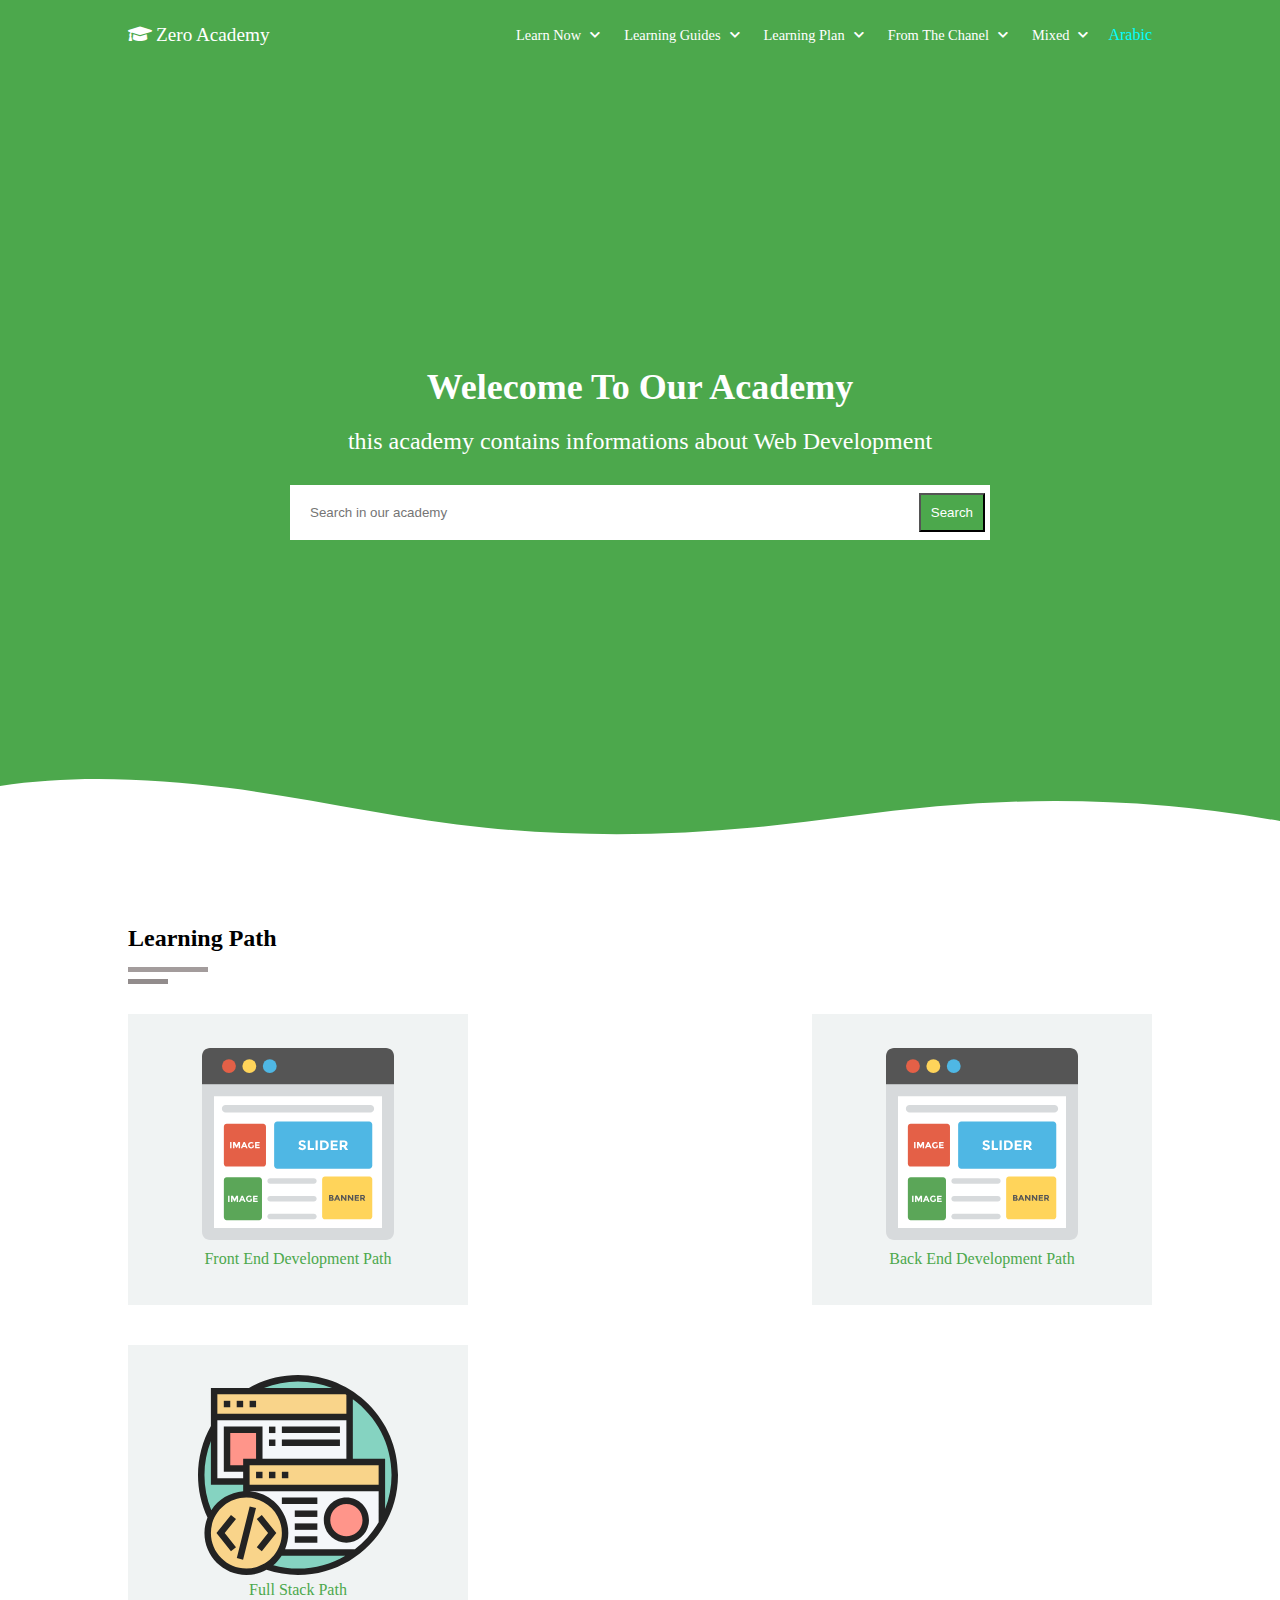
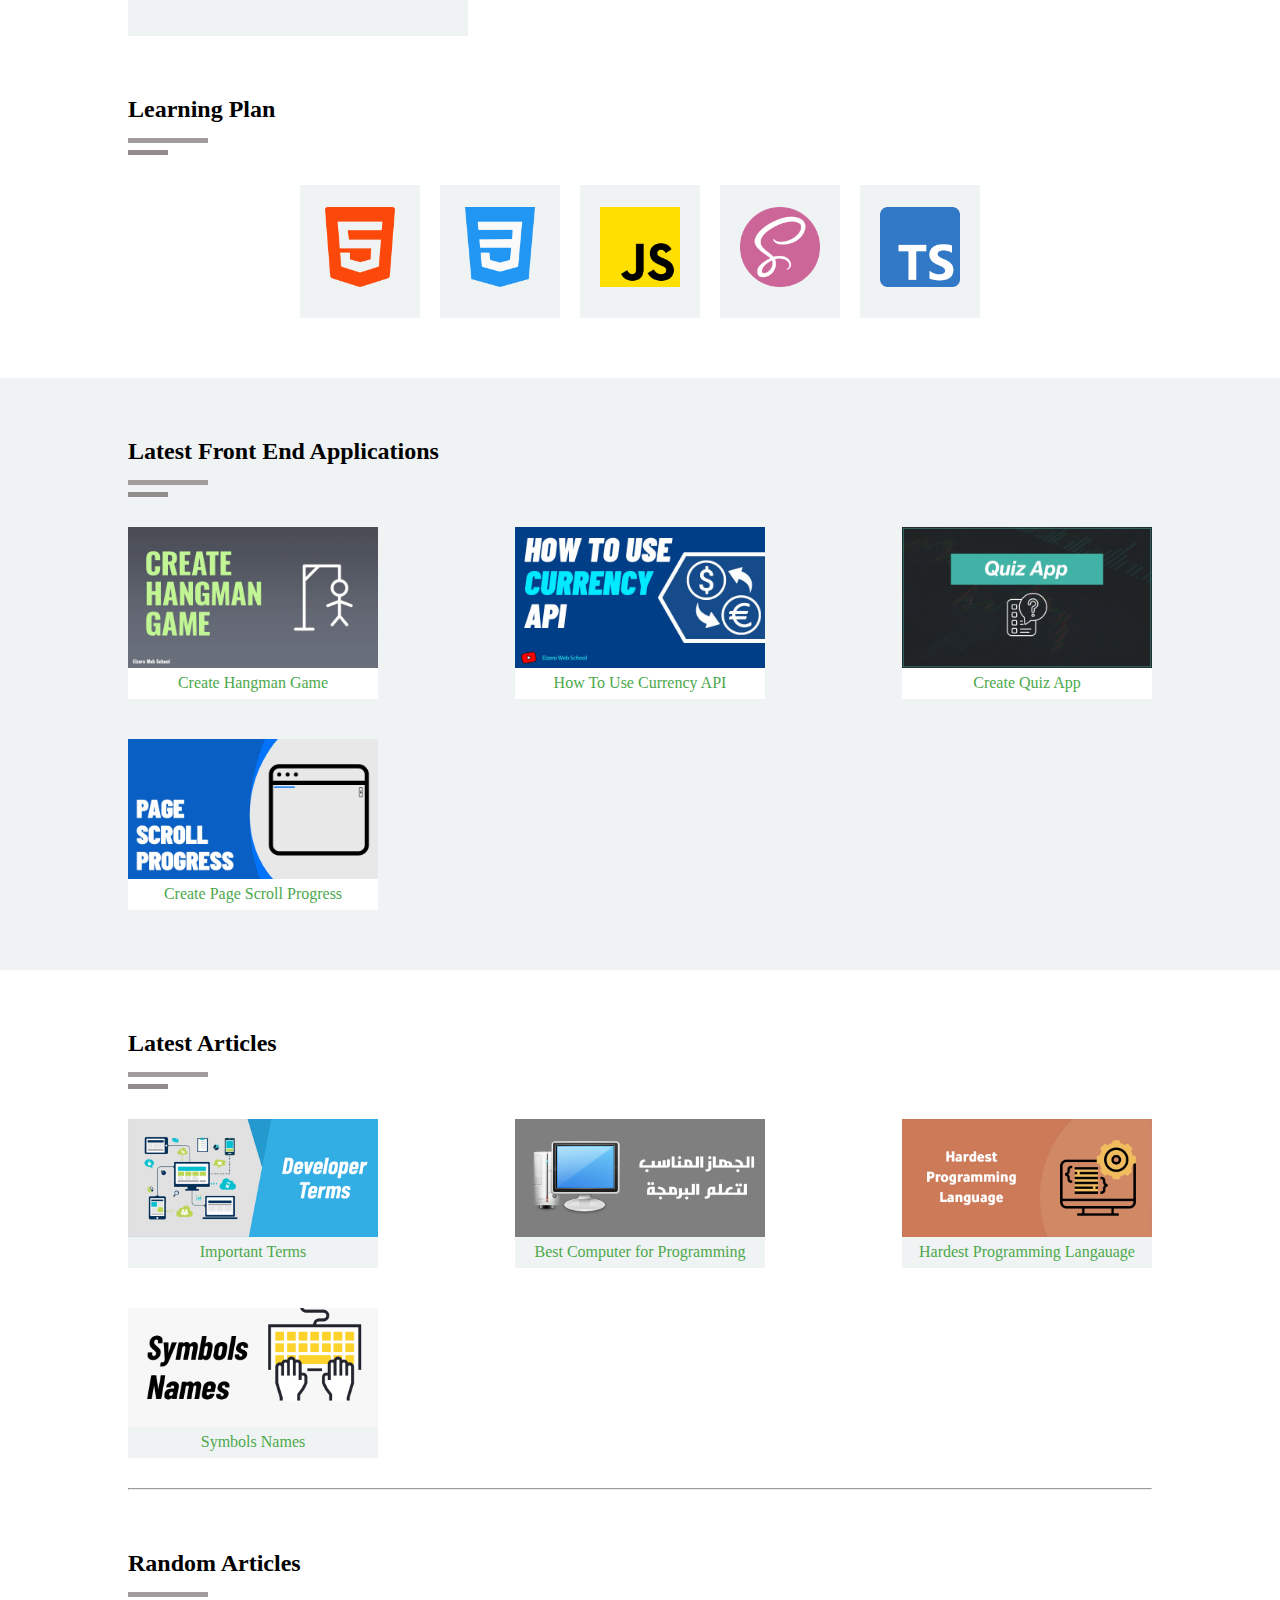
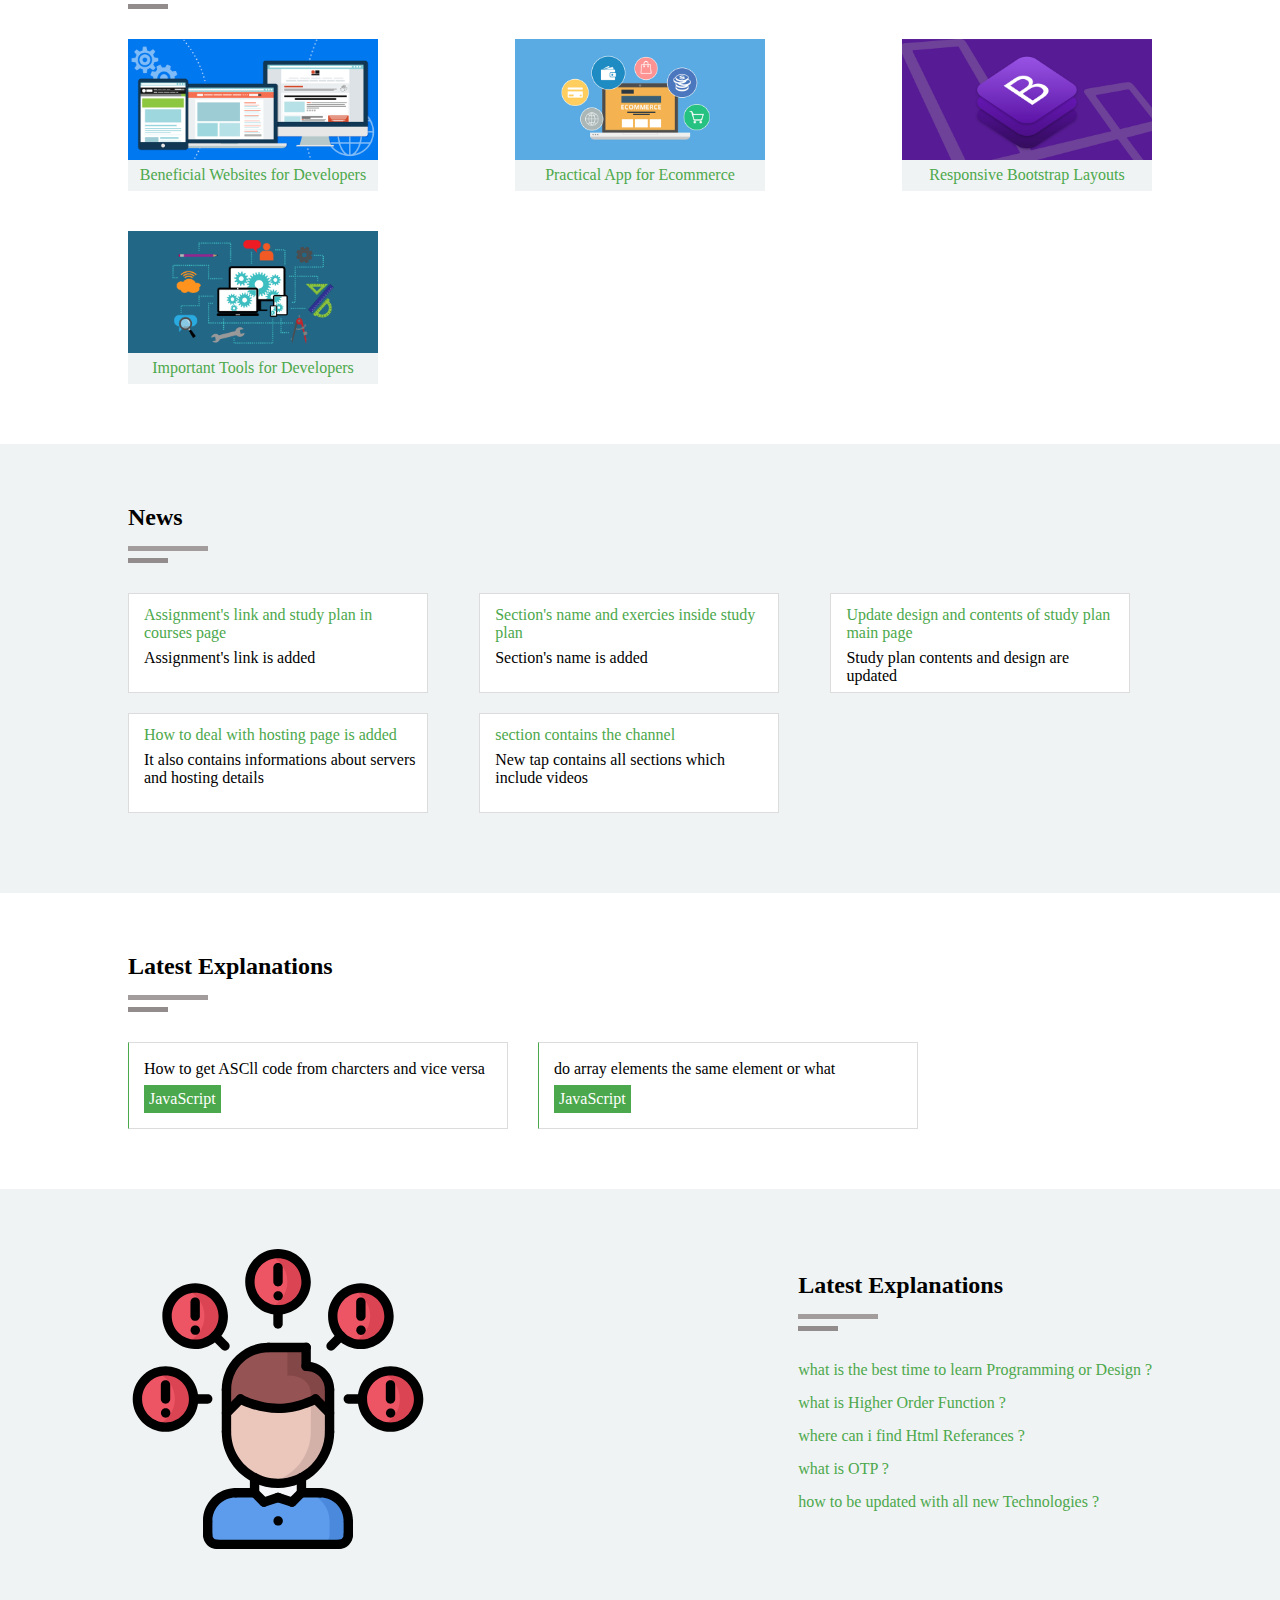
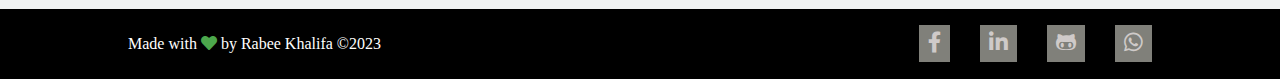
<file: index.html>
<!DOCTYPE html>
<html lang="en">
<head>
    <meta charset="UTF-8">
    <meta name="viewport" content="width=device-width, initial-scale=1.0">
    <title>Zero One</title>
    <!-- font-awesome-cdn-link -->
    <link rel="stylesheet" href="https://cdnjs.cloudflare.com/ajax/libs/font-awesome/5.15.4/css/all.min.css"
     integrity="sha512-1ycn6IcaQQ40/MKBW2W4Rhis/DbILU74C1vSrLJxCq57o941Ym01SwNsOMqvEBFlcgUa6xLiPY/NS5R+E6ztJQ=="
      crossorigin="anonymous" referrerpolicy="no-referrer" />
    <!-- general-css-file -->
    <link rel="stylesheet" href="./components/general.css">  
    <!-- main-css-file -->
    <link rel="stylesheet" href="./components/main/main.css">  
</head>
<body>
    <!-- Header-section -->
    <header class="flex-full main-padd header-bar">
        <a href="main.html"> 
            <i class="fas fa-graduation-cap header-logo light"></i>
            <span class="light logo"> Zero Academy </span>
        </a>
        <nav class="flex-full nav-lists">
            <div class="nav-item light flex-full">
                <span > Learn Now </span>
                <i class="fas fa-chevron-down"></i>
                <div class="drop flex-full">
                    <a href="./components/learning articles/index.html"> Learning Topics </a>
                    <a href="./components/learning courses/index.html"> Learning Courses </a>
                    <a href=""> Learning Courses Exercies </a>
                    <a href=""> Examples & Applications & Explaniations </a>
                    <a href=""> Programming Challenges </a>
                    <a href=""> Developers Tools </a>
                    <a href=""> Proplem solving Websites </a>
                </div>
            </div>
            <div class="nav-item light flex-full" >
                <span> Learning Guides </span>
                <i class="fas fa-chevron-down"></i>
                <div class="drop flex-full">
                    <a href=""> Front End RoadMap </a>
                    <a href=""> Back End RoadMap </a>
                    <a href=""> Full Stack RoadMap </a>
                    
                </div>
            </div>
            <div class="nav-item light flex-full">
                <span> Learning Plan </span>
                <i class="fas fa-chevron-down"></i>
                <div class="drop flex-full">
                    <a href=""> Html plan </a>
                    <a href=""> Css plan </a>
                    <a href=""> JavaScript plan </a>
                    <a href=""> TypeScript plan </a>
                    <a href=""> Sass plan </a>
                </div>
            </div>    
            <div class="nav-item light flex-full">
                <span>From The Chanel</span>
                <i class="fas fa-chevron-down"></i>
                <div class="drop flex-full">
                    <a href=""> Most Importants episode </a>
                    <a href=""> Alzero week </a>
                    <a href=""> Jorney with Life </a>
                    <a href=""> Dealing with Hosting </a>
                    <a href=""> Important Problems & Solutions </a>
                </div>
            </div>    
            <div class="nav-item light flex-full">
                <span>Mixed</span>
                <i class="fas fa-chevron-down"></i>
                <div class="drop drop-mix  flex-full">
                    <a href=""> News </a>
                    <a href=""> Question & Answer </a>
                    <a href=""> Alzero Advices </a>
                    <a href=""> Book's Snipptes </a>
                    <a href=""> Books Reviwes </a>
                </div>
            </div> 
            <div class="nav-item light flex-full" >
                <a href="./components/main/mainarb.html" title="same-page-in-Arabic" class="lang"> Arabic </a> 
            </div>     
        </nav>
        <div class="mob">
            <i class="fa fa-bars light" onclick="showNav()"></i>
        </div> 
    </header>
    <!-- main-section -->
    <main>
        <!-- wave-background-from-shape-divider-website -->
        <div class="custom-shape-divider-bottom-1689573313 wave-bg">
            <svg data-name="Layer 1" xmlns="http://www.w3.org/2000/svg" viewBox="0 0 1200 120" preserveAspectRatio="none">
                <path d="M321.39,56.44c58-10.79,114.16-30.13,172-41.86,82.39-16.72,168.19-17.73,250.45-.39C823.78,31,906.67,72,985.66,92.83c70.05,18.48,146.53,26.09,214.34,3V0H0V27.35A600.21,600.21,0,0,0,321.39,56.44Z" class="shape-fill"></path>
            </svg>
        </div>
        <div class="main-info">
            <h2> Welecome To Our Academy</h2>
            <p> this academy contains informations about Web Development </p>
        </div>
        <form class="main-search flex-full">
            <input type="text" name="" id="" placeholder="Search in our academy">
            <button type="submit"> Search</button>
        </form>
    </main>
    <!-- learning-path-section -->
    <section class="main-padd lp">
        <h2> Learning Path</h2>
        <div class="full-line"></div>
        <div class="short-line"></div>
        <div class="lp-container flex-full wrap">
            <div class="lp-box">
                <img src="./images/learning-path/frontend-track.svg" alt="frontend-track">
                <a href=""> Front End Development Path </a>
            </div>
            <div class="lp-box">
                <img src="./images/learning-path/frontend-track.svg" alt="frontend-track">
                <a href=""> Back End Development Path </a>
            </div>
            <div class="lp-box">
                <img src="./images/learning-path/javascript-track.svg" alt="full-stack">
                <a href=""> Full Stack Path </a>
            </div>
        </div>
    </section>
    <!-- learning-plan-section -->
    <section class="main-padd">
        <h2> Learning Plan</h2>
        <div class="full-line"></div>
        <div class="short-line"></div>
        <div class="lpath-container flex-full wrap">
            <div >
                <a href=""> 
                    <img src="./images/langauges/html.png" alt="html">
                </a>
                
            </div>
            <div >
                <a href="">
                    <img src="./images/langauges/css.png" alt="css">
                </a>
                
            </div>
            <div >
                <a href="">
                    <img src="./images/langauges/javascript.png" alt="javascript">
                </a>
            </div>
            <div >
                <a href="">
                    <img src="./images/langauges/sass.png" alt="sass">
                </a>
            </div>
            <div >
                <a href="">
                    <img src="./images/langauges/typescript.png" alt="typescript">
                </a>
            </div>
        </div>
    </section>
    <!-- latest-front-end-application -->
    <section class="light-gray-bg latest-app" >
        <h2> Latest Front End Applications</h2>
        <div class="full-line"></div>
        <div class="short-line"></div>
        <div class="container flex-full wrap">
            <div class="same-box">
                <img src="./images/latest-front-end-app/maxresdefault (1).jpg" alt="">
                <a> Create Hangman Game </a>
            </div>
            <div class="same-box">
                <img src="./images/latest-front-end-app/maxresdefault (2).jpg" alt="">
                <a> How To Use Currency API</a>
            </div>
            <div class="same-box">
                <img src="./images/latest-front-end-app/maxresdefault (3).jpg" alt="">
                <a> Create Quiz App</a>
            </div>
            <div class="same-box">
                <img src="./images/latest-front-end-app/maxresdefault.jpg" alt="">
                <a> Create Page Scroll Progress</a>
            </div>
        </div>  
    </section>
    <!-- latest-articles-section -->
    <section class="main-padd latest-art">
        <h2> Latest Articles</h2>
        <div class="full-line"></div>
        <div class="short-line"></div>
        <div class="container flex-full wrap">
            <div class="same-box">
                <img src="./images/latest-articles/developer-terms.png" alt="">
                <a> Important Terms</a>
            </div>
            <div class="same-box">
                <img src="./images/latest-articles/good-pc-to-learn-programming.png" alt="">
                <a> Best Computer for Programming</a>
            </div>
            <div class="same-box">
                <img src="./images/latest-articles/hardest-programming-language.png" alt="">
                <a> Hardest Programming Langauage</a>
            </div>
            <div class="same-box">
                <img src="./images/latest-articles/symbols-names.png" alt="">
                <a> Symbols Names</a>
            </div>
        </div>
        <hr>

    </section>
    <!-- random-articles -->
    <section class="main-padd random-art">
        <h2> Random Articles </h2>
        <div class="full-line"></div>
        <div class="short-line"></div>
        <div class="container flex-full wrap">
            <div class="same-box">
                <img src="./images/random-articles/cover-websites.png" alt="">
                <a> Beneficial Websites for Developers</a>
            </div>
            <div class="same-box">
                <img src="./images/random-articles/ecommerce-shop.png" alt="">
                <a> Practical App for Ecommerce</a>
            </div>
            <div class="same-box">
                <img src="./images/random-articles/practical-bootstrap.png" alt="">
                <a> Responsive Bootstrap Layouts</a>
            </div>
            <div class="same-box">
                <img src="./images/random-articles/programs-needed.png" alt="">
                <a> Important Tools for Developers</a>
            </div>
        </div>  
    </section>
    <!-- news-section -->
    <section class="news light-gray-bg">
        <h2> News </h2>
        <div class="full-line"></div>
        <div class="short-line"></div>
        <div class="container flex-full wrap">
            <div class="new-box">
                <a href=""> Assignment's link and study plan in courses page</a>
                <p> Assignment's link is added  </p>
            </div>
            <div class="new-box">
                <a href=""> Section's name and exercies inside study plan </a>
                <p> Section's name is added  </p>
            </div>
            <div class="new-box">
                <a href=""> Update  design and contents of study plan main page</a>
                <p> Study plan contents and design are updated </p>
            </div>
            <div class="new-box">
                <a href=""> How to deal with hosting page is added</a>
                <p> It also contains informations about servers and hosting details</p>
            </div>
            <div class="new-box">
                <a href=""> section contains the channel</a>
                <p> New tap contains all sections which include videos  </p>
            </div>
        </div>
    </section>
     <!-- new-explanation-section -->
     <section class="news-exp main-padd">
        <h2> Latest Explanations </h2>
        <div class="full-line"></div>
        <div class="short-line"></div>
        <div class="container flex-full wrap">
            <div class="new-exp-box">
                <a href=""> How to get ASCll code from charcters and vice versa</a>
                <p> JavaScript  </p>
            </div>
            <div class="new-exp-box">
                <a href="">  do array elements the same element or what </a>
                <p> JavaScript  </p>
            </div>
        </div>
    </section>
    <!-- random-questions -->
    <section class="random-q main-padd light-gray-bg">
        <div class="conatiner flex-full wrap">
            <img src="./images/questions.svg" alt="question">
            <div class="question-side">
                <h2> Latest Explanations </h2>
                <div class="full-line"></div>
                <div class="short-line"></div>
                <div class="question">
                    <p> what is the best time to learn Programming or Design ?</p>
                    <p> what is Higher Order Function ?</p>
                    <p> where can i find Html Referances ?</p>
                    <p> what is OTP ?</p>
                    <p> how to be updated with all new Technologies ?</p>
                </div>
            </div>
        </div>
    </section>
    <!-- footer -->
    <footer class="flex-full main-padd">
            <div class="copy-right">
                <p> Made with <i class="fas fa-heart"></i> by Rabee Khalifa &copy;2023</p>
            </div>
            <div class="icons flex-full">
                <a href=""> <i class="fab fa-facebook-f fa-lg"></i> </a>
                <a href=""> <i class="fab fa-linkedin-in fa-lg"></i> </a>
                <a href=""> <i class="fab fa-github-alt fa-lg"></i> </a>
                <a href=""> <i class="fab fa-whatsapp fa-lg"></i> </a>
            </div>
        
    </footer>     
    <script src="./components/main/main.js"></script> 
</body>
</html>
</file>
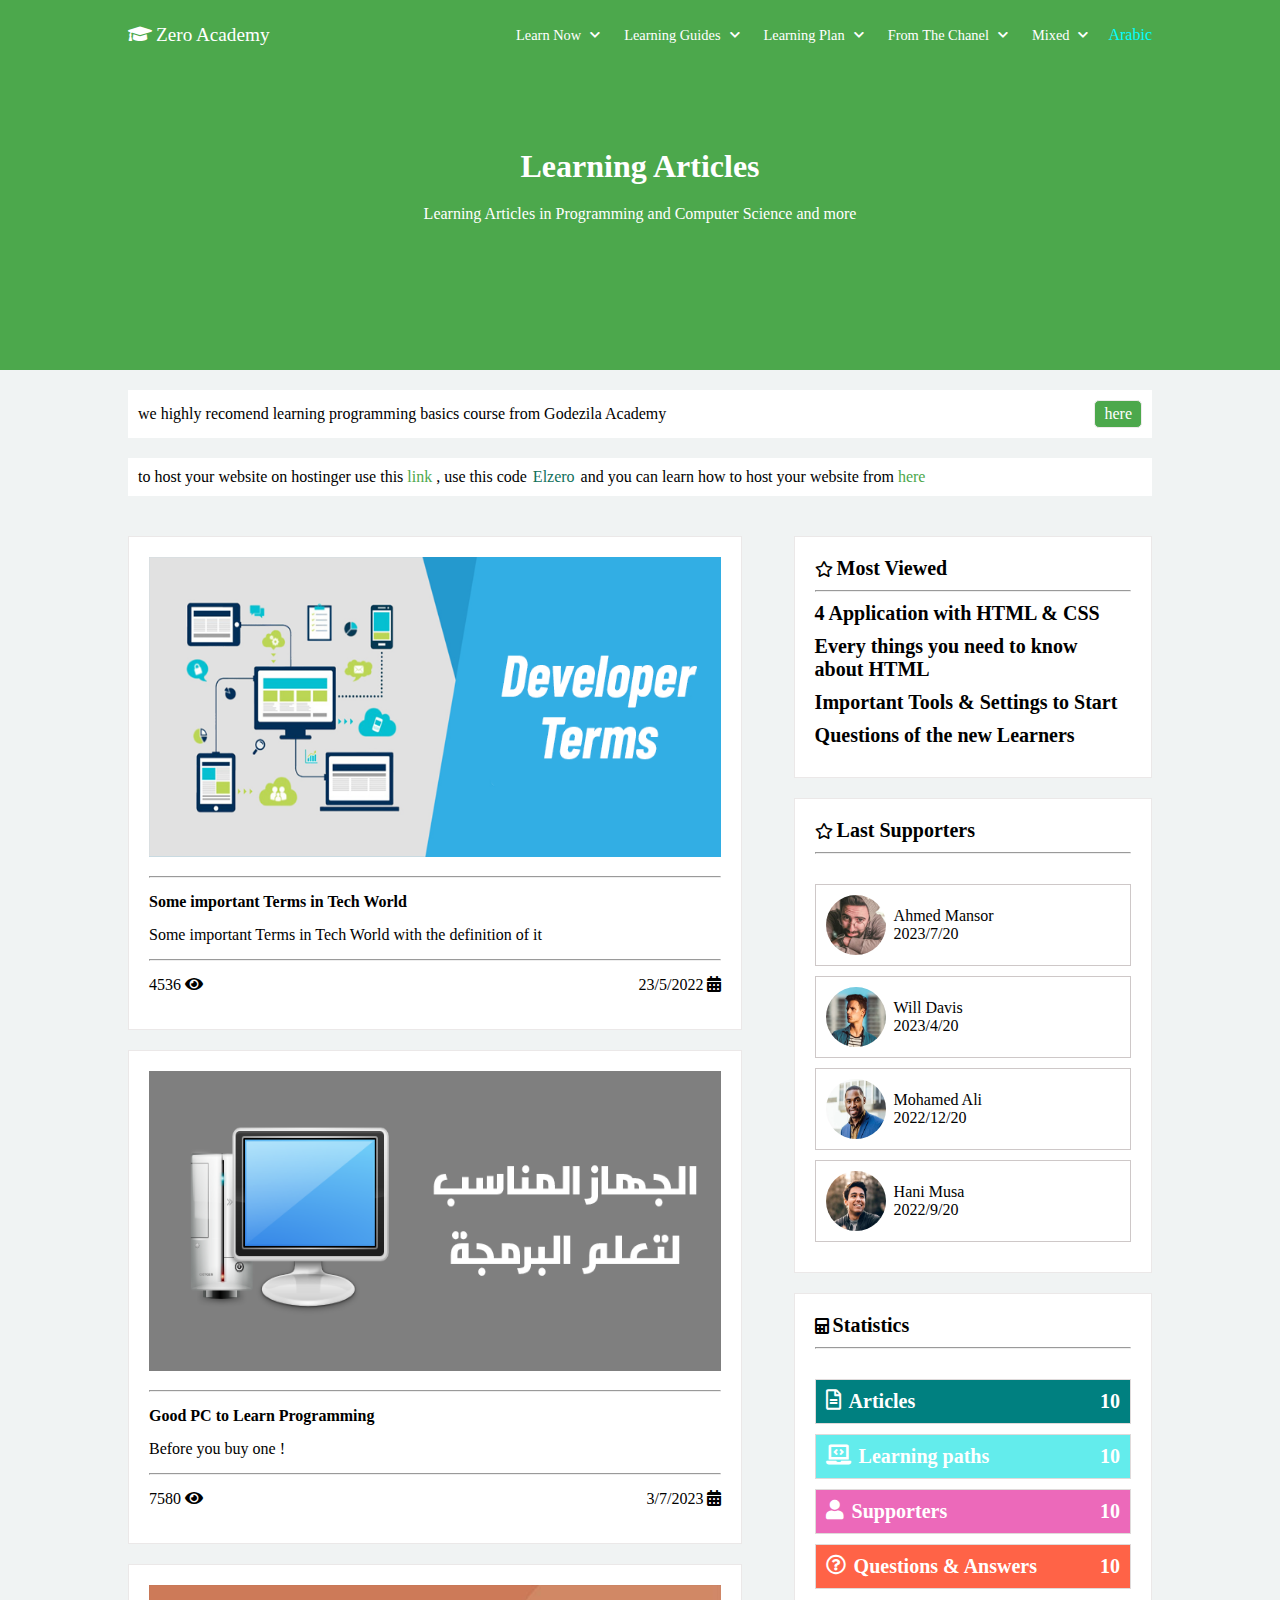
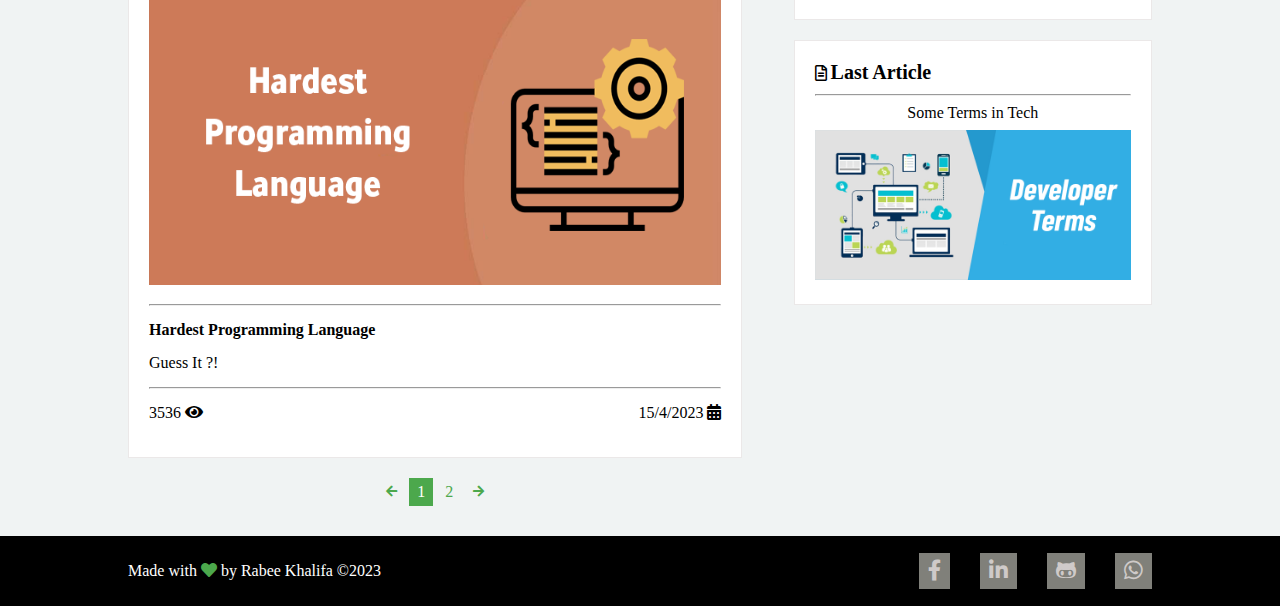
<file: components/learning articles/index.html>
<!DOCTYPE html>
<html lang="en">
<head>
    <meta charset="UTF-8">
    <meta name="viewport" content="width=device-width, initial-scale=1.0">
    <title>Learning Articles</title>
    <!-- font-awesome-cdn-link -->
    <link rel="stylesheet" href="https://cdnjs.cloudflare.com/ajax/libs/font-awesome/5.15.4/css/all.min.css"
     integrity="sha512-1ycn6IcaQQ40/MKBW2W4Rhis/DbILU74C1vSrLJxCq57o941Ym01SwNsOMqvEBFlcgUa6xLiPY/NS5R+E6ztJQ=="
      crossorigin="anonymous" referrerpolicy="no-referrer" />
    <!-- general-css-file -->
    <link rel="stylesheet" href="../general.css">
    <!-- specific-css-file -->  
    <link rel="stylesheet" href="./style.css">
</head>
<body>
    <!-- Header-section -->
    <header class="flex-full main-padd header-bar">
        <a href="main.html"> 
            <i class="fas fa-graduation-cap header-logo light"></i>
            <span class="light logo"> Zero Academy </span>
        </a>
        <nav class="flex-full nav-lists">
            <div class="nav-item light flex-full">
                <span > Learn Now </span>
                <i class="fas fa-chevron-down"></i>
                <div class="drop flex-full">
                    <a href=""> Learning Topics </a>
                    <a href=""> Learning Courses </a>
                    <a href=""> Learning Courses Exercies </a>
                    <a href=""> Examples & Applications & Explaniations </a>
                    <a href=""> Programming Challenges </a>
                    <a href=""> Developers Tools </a>
                    <a href=""> Proplem solving Websites </a>
                </div>
            </div>
            <div class="nav-item light flex-full" >
                <span> Learning Guides </span>
                <i class="fas fa-chevron-down"></i>
                <div class="drop flex-full">
                    <a href=""> Front End RoadMap </a>
                    <a href=""> Back End RoadMap </a>
                    <a href=""> Full Stack RoadMap </a>
                    
                </div>
            </div>
            <div class="nav-item light flex-full">
                <span> Learning Plan </span>
                <i class="fas fa-chevron-down"></i>
                <div class="drop flex-full">
                    <a href=""> Html plan </a>
                    <a href=""> Css plan </a>
                    <a href=""> JavaScript plan </a>
                    <a href=""> TypeScript plan </a>
                    <a href=""> Sass plan </a>
                </div>
            </div>    
            <div class="nav-item light flex-full">
                <span>From The Chanel</span>
                <i class="fas fa-chevron-down"></i>
                <div class="drop flex-full">
                    <a href=""> Most Importants episode </a>
                    <a href=""> Alzero week </a>
                    <a href=""> Jorney with Life </a>
                    <a href=""> Dealing with Hosting </a>
                    <a href=""> Important Problems & Solutions </a>
                </div>
            </div>    
            <div class="nav-item light flex-full">
                <span>Mixed</span>
                <i class="fas fa-chevron-down"></i>
                <div class="drop drop-mix  flex-full">
                    <a href=""> News </a>
                    <a href=""> Question & Answer </a>
                    <a href=""> Alzero Advices </a>
                    <a href=""> Book's Snipptes </a>
                    <a href=""> Books Reviwes </a>
                </div>
            </div> 
            <div class="nav-item light flex-full" >
                <a href="./learningArticlearb.html" title="same-page-in-Arabic" class="lang"> Arabic </a> 
            </div>     
        </nav>
        <div class="mob">
            <i class="fa fa-bars light" onclick="showNav()"></i>
        </div> 
    </header>
    <!-- main-section -->
    <main class="flex-full">
        <div class="main-container light">
            <h1> Learning Articles</h1>
            <p> Learning Articles in Programming and Computer Science and more</p>
        </div>
    </main>
    <!-- big-section -->
    <section class="big-sec">
        <div class="advertise">
            <div class="godz flex-full"> 
                <p> we highly recomend learning programming basics course from Godezila Academy </p>
                <a href="" class="light"> here</a>
            </div>
            <div class="host">
                <p> 
                    to host your website on hostinger use this <a href="" >link</a> , use this code <span class="z-code "> Elzero </span>
                    and you can learn how to host your website from <a href=""> here </a>
                </p>
            </div>
        </div>    
        <div class="big-sec-container flex-full">
         <div class="main-sec-container">   
            <div class="main-side">
                  
                <div class="main-side-box">
                    <img src="../../images/latest-articles/developer-terms.png" alt="developer-terms">
                    <hr>
                    <a href=""> Some important Terms in Tech World</a>
                    <p>Some important Terms in Tech World with the definition of it</p>
                    <hr>
                    <div class="icons flex-full">
                        <div>
                            <span> 4536 </span>
                            <i class="fas fa-eye"></i>
                        </div>
                        <div>
                            <span> 23/5/2022 </span>
                            <i class="fas fa-calendar-alt"></i>
                        </div>
                    </div>
                </div>
                <div class="main-side-box">
                    <img src="../../images/latest-articles/good-pc-to-learn-programming.png" alt="good-pc-to-learn-programming">
                    <hr>
                    <a href=""> Good PC to Learn Programming</a>
                    <p> Before you buy one ! </p>
                    <hr>
                    <div class="icons flex-full">
                        <div>
                            <span> 7580 </span>
                            <i class="fas fa-eye"></i>
                        </div>
                        <div>
                            <span> 3/7/2023 </span>
                            <i class="fas fa-calendar-alt"></i>
                        </div>
                    </div>
                </div>
                <div class="main-side-box">
                    <img src="../../images/latest-articles/hardest-programming-language.png" alt="hardest programming language">
                    <hr>
                    <a href=""> Hardest Programming Language </a>
                    <p> Guess It ?!</p>
                    <hr>
                    <div class="icons flex-full">
                        <div>
                            <span> 3536 </span>
                            <i class="fas fa-eye"></i>
                        </div>
                        <div>
                            <span> 15/4/2023 </span>
                            <i class="fas fa-calendar-alt"></i>
                        </div>
                    </div>
                </div>
               
            </div>
            <div class="pagination-container">
                <i class="fas fa-arrow-left prev-btn"></i>
                <ul class="pag">
                    <li value="1" class="active" onclick="pagination()"> 1 </li>
                    <li value="2" onclick="pagination()"> 2 </li>
                </ul>
                
                <i class="fas fa-arrow-right next-btn"></i>
            </div>
         </div>   
            <div class="secondary-side">
                <div class="secondary-side-box">
                    <i class="far fa-star"></i>
                    <span class="m-view"> Most Viewed</>
                    <hr>
                    <div class="m-view-anchor">
                        <a href=""> 4 Application with HTML & CSS</a>
                        
                        <a href=""> Every things you need to know about HTML</a>
                        
                        <a href=""> Important Tools & Settings to Start</a>
                        
                        <a href=""> Questions of the new Learners </a>
                       
                    </div>
                    
                </div>
                <div class="secondary-side-box">
                    <i class="far fa-star"></i>
                    <span class="m-view"> Last Supporters</span>
                    <hr>
                    <div class="support-container">
                        <div class="supporter">
                            <img src="../../images/supporters/profile-15.jpg">
                            <div>
                                <p> Ahmed Mansor </p>
                                <p> 2023/7/20 </p>
                            </div>
                        </div>
                        <div class="supporter">
                            <img src="../../images/supporters/team1.webp">
                            <div>
                                <p> Will Davis </p>
                                <p> 2023/4/20 </p>
                            </div>
                        </div>
                        <div class="supporter">
                            <img src="../../images/supporters/team2.webp">
                            <div>
                                <p> Mohamed Ali </p>
                                <p> 2022/12/20 </p>
                            </div>
                        </div>
                        <div class="supporter">
                            <img src="../../images/supporters/team3.webp">
                            <div>
                                <p> Hani Musa </p>
                                <p> 2022/9/20 </p>
                            </div>
                        </div>
                       
                    </div>
                </div>
                <div class="secondary-side-box">
                    <i class="fas fa-calculator"></i>
                    <span class="m-view"> Statistics</>
                    <hr>
                    <div class="Stat-container">
                        <div class="Stat-box flex-full">
                            <div>
                                <i class="far fa-file-alt"></i>
                                <span> Articles</span>
                            </div>
                            <span> 10 </span>
                        </div>
                        <div class="Stat-box flex-full">
                            <div>
                                <i class="fas fa-laptop-code"></i>
                                <span> Learning paths</span>
                            </div>
                            <span> 10 </span>
                        </div>
                        <div class="Stat-box flex-full">
                            <div>
                                <i class="fas fa-user"></i>
                                <span> Supporters</span>
                            </div>
                            <span> 10 </span>
                        </div>
                        <div class="Stat-box flex-full">
                            <div>
                                <i class="far fa-question-circle"></i>
                                <span> Questions & Answers</span>
                            </div>
                            <span> 10 </span>
                        </div>
                    </div>
                </div>
                <div class="secondary-side-box sec-side-la">
                    <i class="far fa-file-alt"></i>
                    <span class="m-view"> Last Article</span>
                    <hr>
                    <a> Some Terms in Tech</a>
                    <img src="../../images/latest-articles/developer-terms.png" alt="Technology-Terms">
                </div>
            </div>
        </div>        
    </section>
    <!-- footer -->
    <footer class="flex-full main-padd">
        <div class="copy-right">
            <p> Made with <i class="fas fa-heart"></i> by Rabee Khalifa &copy;2023</p>
        </div>
        <div class="icons flex-full">
            <a href=""> <i class="fab fa-facebook-f fa-lg"></i> </a>
            <a href=""> <i class="fab fa-linkedin-in fa-lg"></i> </a>
            <a href=""> <i class="fab fa-github-alt fa-lg"></i> </a>
            <a href=""> <i class="fab fa-whatsapp fa-lg"></i> </a>
        </div>
    
    </footer>  
    <!-- main-js-file -->
    <script src="../main/main.js"></script>
    <!-- specific-js-file-for-this-index -->
    <script src="./script.js"></script>
</body>
</html>
</file>
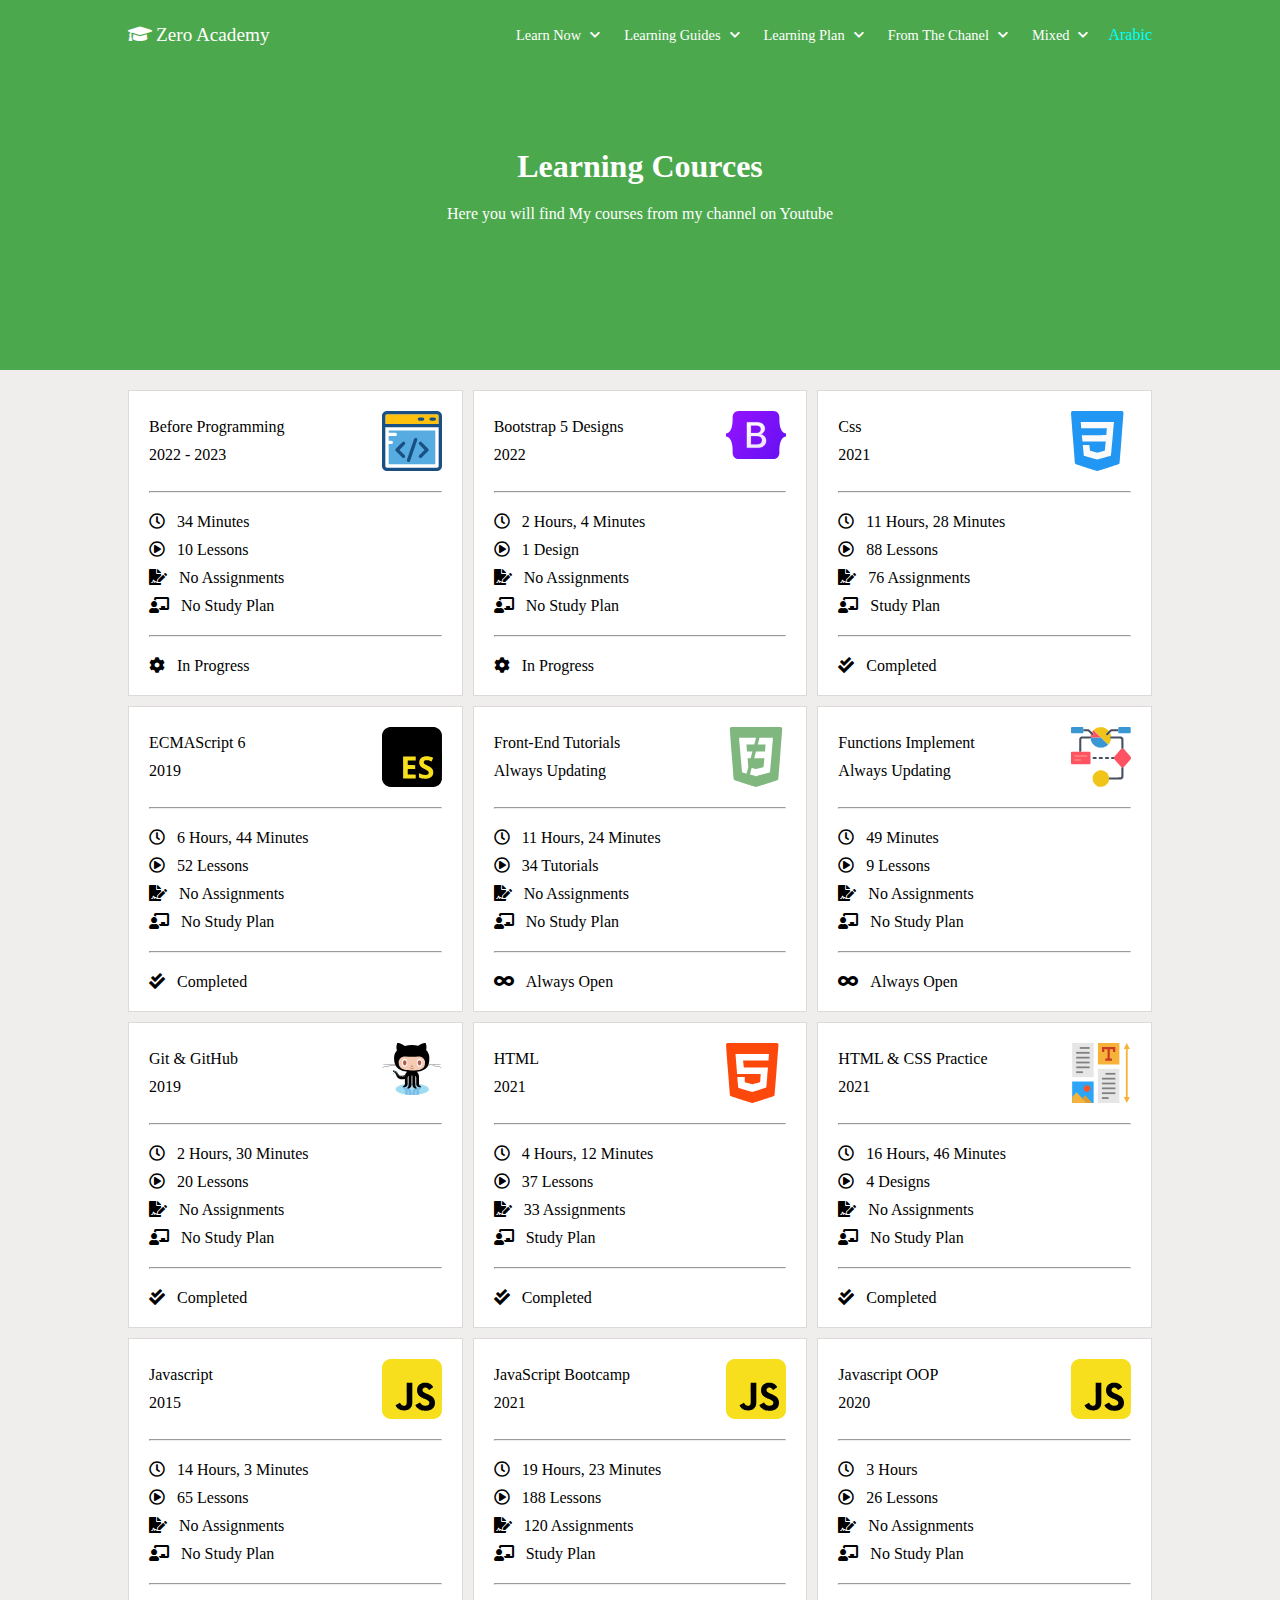
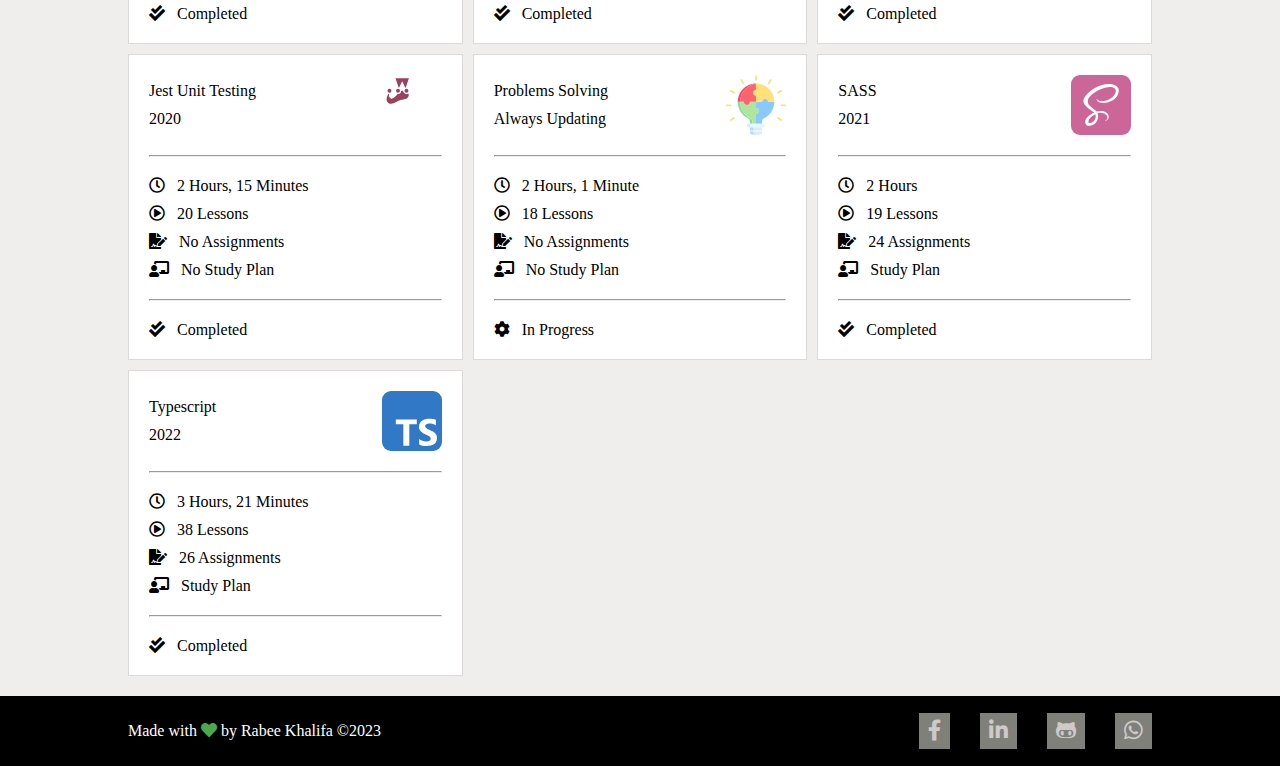
<file: components/learning courses/index.html>
<!DOCTYPE html>
<html lang="en">
<head>
    <meta charset="UTF-8">
    <meta name="viewport" content="width=device-width, initial-scale=1.0">
    <title>Zero One</title>
    <!-- font-awesome-cdn-link -->
    <link rel="stylesheet" href="https://cdnjs.cloudflare.com/ajax/libs/font-awesome/5.15.4/css/all.min.css"
     integrity="sha512-1ycn6IcaQQ40/MKBW2W4Rhis/DbILU74C1vSrLJxCq57o941Ym01SwNsOMqvEBFlcgUa6xLiPY/NS5R+E6ztJQ=="
      crossorigin="anonymous" referrerpolicy="no-referrer" />
    <!-- general-css-file -->
    <link rel="stylesheet" href="../general.css">  
    <!-- specific-css-file-for-this-index -->
    <link rel="stylesheet" href="./style.css">  
</head>
<body>
    <!-- Header-section -->
    <header class="flex-full main-padd header-bar">
        <a href="main.html"> 
            <i class="fas fa-graduation-cap header-logo light"></i>
            <span class="light logo"> Zero Academy </span>
        </a>
        <nav class="flex-full nav-lists">
            <div class="nav-item light flex-full">
                <span > Learn Now </span>
                <i class="fas fa-chevron-down"></i>
                <div class="drop flex-full">
                    <a href="./components/learning articles/index.html"> Learning Topics </a>
                    <a href=""> Learning Courses </a>
                    <a href=""> Learning Courses Exercies </a>
                    <a href=""> Examples & Applications & Explaniations </a>
                    <a href=""> Programming Challenges </a>
                    <a href=""> Developers Tools </a>
                    <a href=""> Proplem solving Websites </a>
                </div>
            </div>
            <div class="nav-item light flex-full" >
                <span> Learning Guides </span>
                <i class="fas fa-chevron-down"></i>
                <div class="drop flex-full">
                    <a href=""> Front End RoadMap </a>
                    <a href=""> Back End RoadMap </a>
                    <a href=""> Full Stack RoadMap </a>
                    
                </div>
            </div>
            <div class="nav-item light flex-full">
                <span> Learning Plan </span>
                <i class="fas fa-chevron-down"></i>
                <div class="drop flex-full">
                    <a href=""> Html plan </a>
                    <a href=""> Css plan </a>
                    <a href=""> JavaScript plan </a>
                    <a href=""> TypeScript plan </a>
                    <a href=""> Sass plan </a>
                </div>
            </div>    
            <div class="nav-item light flex-full">
                <span>From The Chanel</span>
                <i class="fas fa-chevron-down"></i>
                <div class="drop flex-full">
                    <a href=""> Most Importants episode </a>
                    <a href=""> Alzero week </a>
                    <a href=""> Jorney with Life </a>
                    <a href=""> Dealing with Hosting </a>
                    <a href=""> Important Problems & Solutions </a>
                </div>
            </div>    
            <div class="nav-item light flex-full">
                <span>Mixed</span>
                <i class="fas fa-chevron-down"></i>
                <div class="drop drop-mix  flex-full">
                    <a href=""> News </a>
                    <a href=""> Question & Answer </a>
                    <a href=""> Alzero Advices </a>
                    <a href=""> Book's Snipptes </a>
                    <a href=""> Books Reviwes </a>
                </div>
            </div> 
            <div class="nav-item light flex-full" >
                <a href="./arb.html" title="same-page-in-Arabic" class="lang"> Arabic </a> 
            </div>     
        </nav>
        <div class="mob">
            <i class="fa fa-bars light" onclick="showNav()"></i>
        </div> 
    </header>
    <!-- main-section -->
    <main class="flex-full">
        <div class="main-container light">
            <h1> Learning Cources</h1>
            <p> Here you will find My courses from my channel on Youtube</p>
        </div>
    </main>
    <!-- courses-section -->
    <section class="courses main-padd">
        <div class="courses-container">
            <!-- render-by-javascript -->
                            
        </div>
    </section>
    <!-- footer -->
    <footer class="flex-full main-padd">
        <div class="copy-right">
            <p> Made with <i class="fas fa-heart"></i> by Rabee Khalifa &copy;2023</p>
        </div>
        <div class="icons flex-full">
            <a href=""> <i class="fab fa-facebook-f fa-lg"></i> </a>
            <a href=""> <i class="fab fa-linkedin-in fa-lg"></i> </a>
            <a href=""> <i class="fab fa-github-alt fa-lg"></i> </a>
            <a href=""> <i class="fab fa-whatsapp fa-lg"></i> </a>
        </div>
    
    </footer>  
    <!-- main-js-file -->
    <script src="../main/main.js"></script>
    <!-- specific-js-file-for-this-index -->
    <script src="./script.js"></script>
</file>
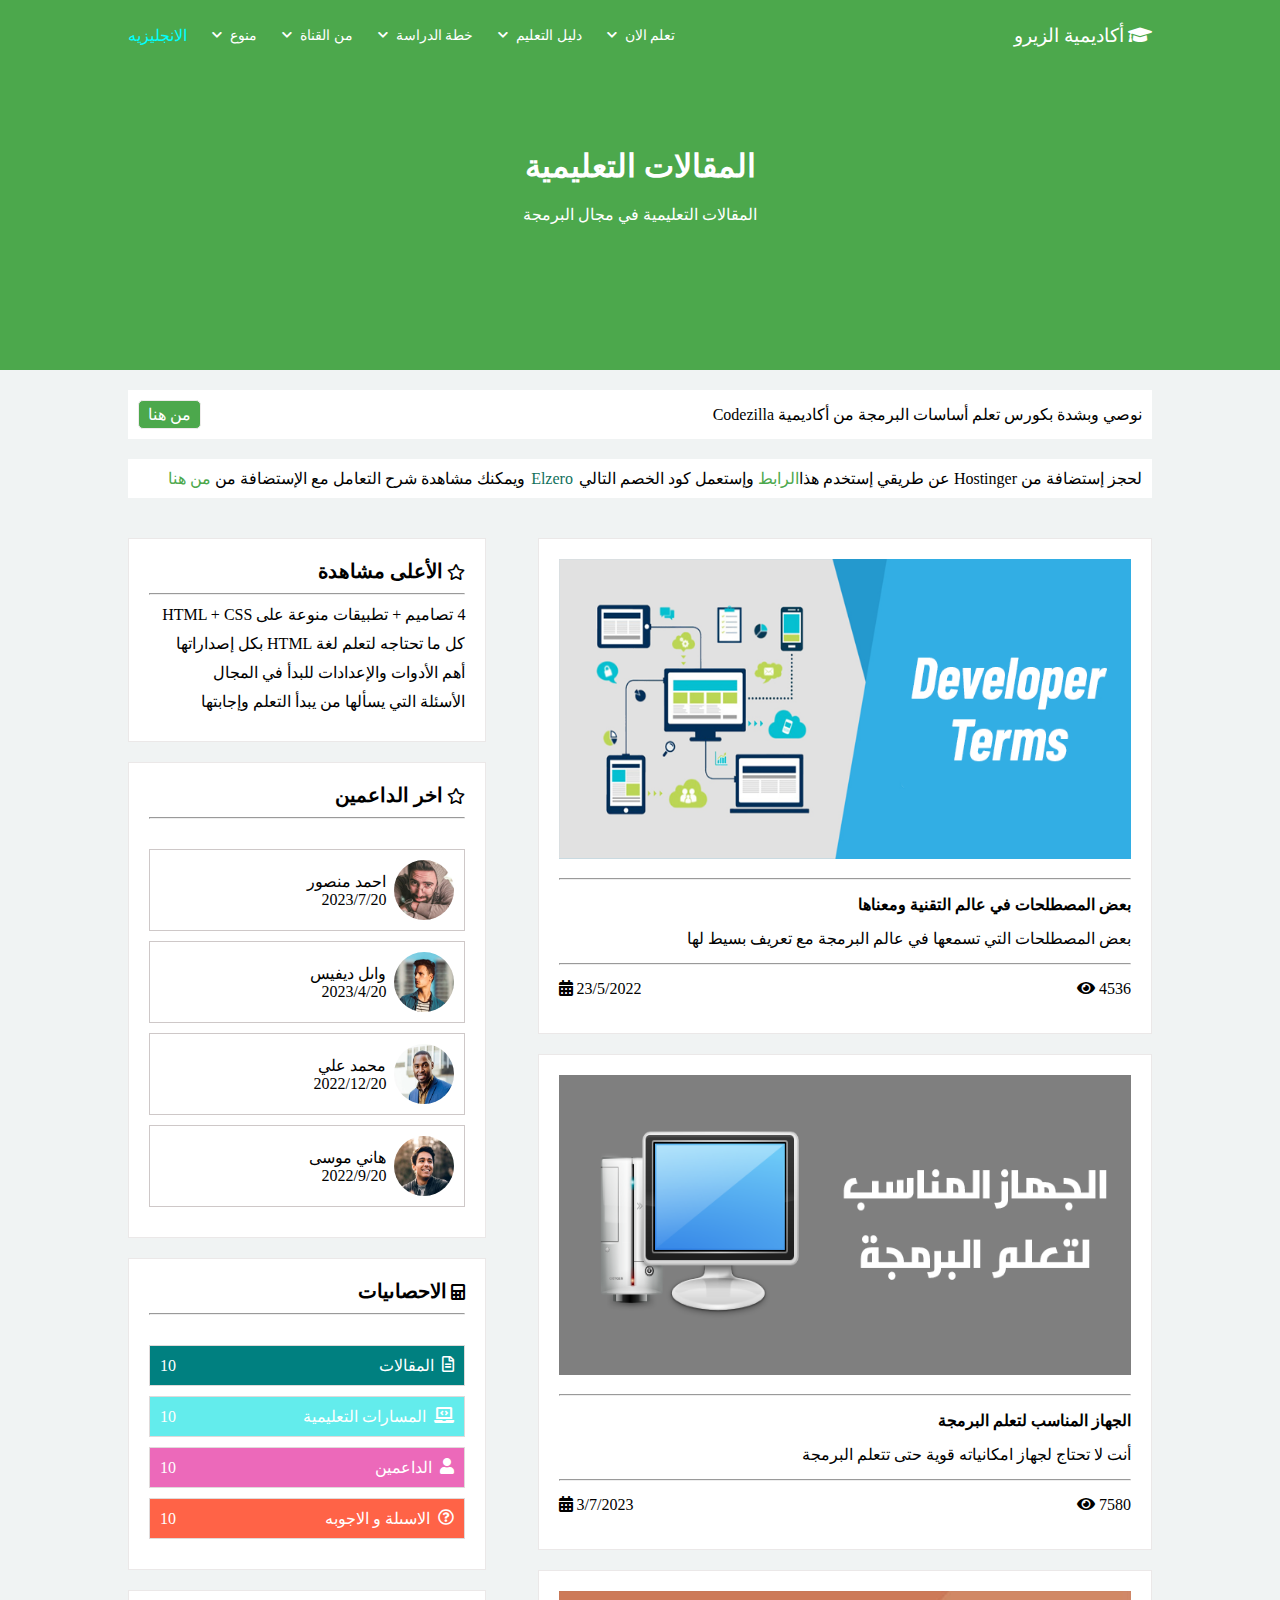
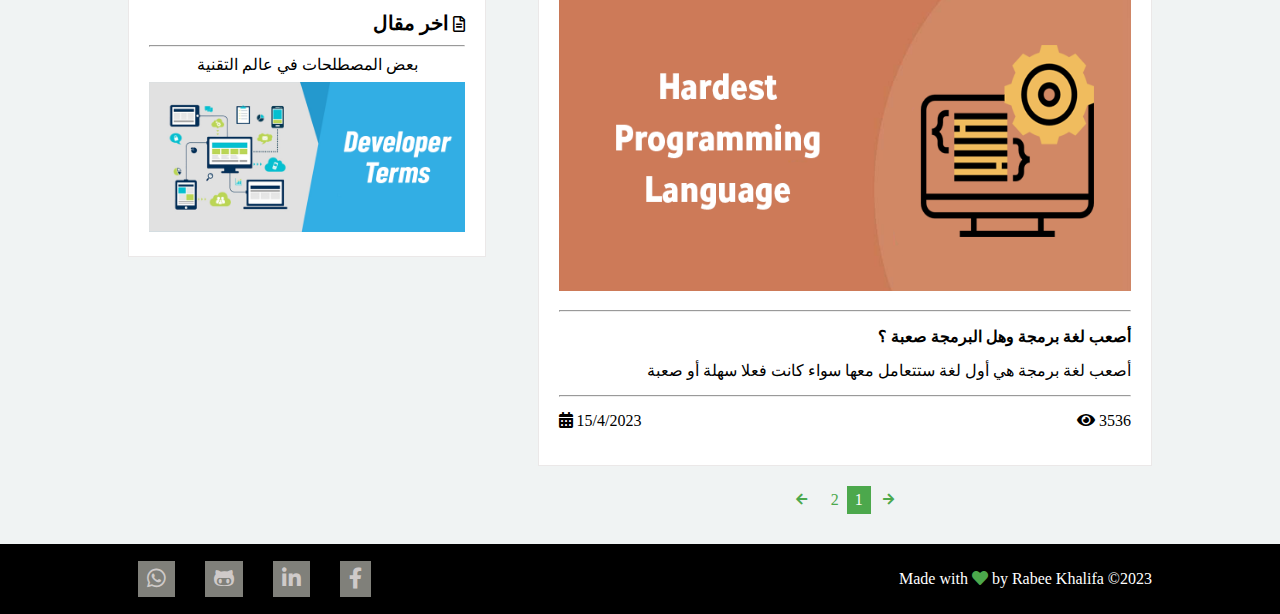
<file: components/learning articles/learningArticlearb.html>
<!DOCTYPE html>
<html lang="en" dir="rtl">
<head>
    <meta charset="UTF-8">
    <meta name="viewport" content="width=device-width, initial-scale=1.0">
    <title>المقالات التعليمية </title>
    <!-- font-awesome-cdn-link -->
    <link rel="stylesheet" href="https://cdnjs.cloudflare.com/ajax/libs/font-awesome/5.15.4/css/all.min.css"
     integrity="sha512-1ycn6IcaQQ40/MKBW2W4Rhis/DbILU74C1vSrLJxCq57o941Ym01SwNsOMqvEBFlcgUa6xLiPY/NS5R+E6ztJQ=="
      crossorigin="anonymous" referrerpolicy="no-referrer" />
    <!-- general-css-file -->
    <link rel="stylesheet" href="../general.css">  
    <!-- specific-css-file -->
    <link rel="stylesheet" href="./style.css">
    <!-- specific-arabic-css-file -->
    <link rel="stylesheet" href="">  
</head>
<body>
    <!-- Header-section -->
    <header class="flex-full main-padd header-bar">
        <a href="main.html"> 
            <i class="fas fa-graduation-cap header-logo light"></i>
            <span class="light logo"> أكاديمية الزيرو </span>
        </a>
        <nav class="flex-full nav-lists">
            <div class="nav-item light flex-full">
                <span > تعلم الان </span>
                <i class="fas fa-chevron-down"></i>
                <div class="drop flex-full">
                    <a href="">مواضيع الدراسة</a>
                    <a href=""> الدورات التدريبية </a>
                    <a href=""> تمارين الدورات</a>
                    <a href=""> أمثلة وشروحات </a>
                    <a href=""> تحديات برمجية </a>
                    <a href=""> ادوات المطورين </a>
                    <a href=""> مواقع حل المساىل البرمجية </a>
                </div>
            </div>
            <div class="nav-item light flex-full" >
                <span> دليل التعليم </span>
                <i class="fas fa-chevron-down"></i>
                <div class="drop flex-full">
                    <a href="">  خارطة طريق مطور الواجهة الامامية</a>
                    <a href=""> خارطة طريق مطور الخلفية </a>
                    <a href=""> خارطة طريق مطور الواجهتين </a>
                    
                </div>
            </div>
            <div class="nav-item light flex-full">
                <span> خطة الدراسة </span>
                <i class="fas fa-chevron-down"></i>
                <div class="drop flex-full">
                    <a href="">خطة  <bdi>Html</bdi> </a>
                    <a href="">  خطة <bdi>css</bdi> </a>
                    <a href="">  خطة <bdi>JavaScript</bdi> </a>
                    <a href="">  خطة <bdi>TypeScript</bdi> </a>
                    <a href="">  خطة <bdi>Sass</bdi> </a>
                </div>
            </div>    
            <div class="nav-item light flex-full">
                <span>من القناة</span>
                <i class="fas fa-chevron-down"></i>
                <div class="drop drop-c flex-full">
                    <a href=""> أهم الحلقات </a>
                    <a href=""> أسبوع الزيرو </a>
                    <a href=""> رحلتي مع الحياة </a>
                    <a href=""> الاستضافة </a>
                    <a href=""> اهم المسائل و الحلول </a>
                </div>
            </div>    
            <div class="nav-item light flex-full">
                <span> منوع </span>
                <i class="fas fa-chevron-down"></i>
                <div class="drop drop-c flex-full">
                    <a href=""> ما الجديد </a>
                    <a href=""> سوال و جواب </a>
                    <a href=""> نصائح الزيرو </a>
                    <a href=""> معلومات من الكتب </a>
                    <a href=""> تصفح الكتب </a>
                </div>
            </div> 
            <div class="nav-item light flex-full" >
                <a href="../../index.html" title="same-page-in-English" class="lang"> الانجليزيه </a> 
            </div>     
        </nav>
        <div class="mob">
            <i class="fa fa-bars light" onclick="showNav()"></i>
        </div> 
    </header>
    <!-- main-section -->
    <main class="flex-full">
        <div class="main-container light">
            <h1> المقالات التعليمية </h1>
            <p> المقالات التعليمية في مجال البرمجة </p>
        </div>
    </main>
    <!-- big-section -->
    <section class="big-sec">
        <div class="advertise">
            <div class="godz flex-full"> 
                <p> <bdi> نوصي وبشدة بكورس تعلم أساسات البرمجة من أكاديمية Codezilla  </bdi> </p>
                <a href="" class="light"> من هنا</a>
            </div>
            <div class="host">
                <p> 
                    <bdi>
                        لحجز إستضافة من Hostinger عن طريقي إستخدم هذا<a href="" >الرابط</a> وإستعمل كود الخصم التالي 
                        <span class="z-code"> Elzero </span>
                        ويمكنك مشاهدة شرح التعامل مع الإستضافة من <a href=""> من هنا </a>
                    </bdi>
                </p>
            </div>
        </div>    
        <div class="big-sec-container flex-full">
         <div class="main-sec-container">   
            <div class="main-side">
                  
                <div class="main-side-box">
                    <img src="../../images/latest-articles/developer-terms.png" alt="developer-terms">
                    <hr>
                    <a href=""> بعض المصطلحات في عالم التقنية ومعناها</a>
                    <p>بعض المصطلحات التي تسمعها في عالم البرمجة مع تعريف بسيط لها</p>
                    <hr>
                    <div class="icons flex-full">
                        <div>
                            <span> 4536 </span>
                            <i class="fas fa-eye"></i>
                        </div>
                        <div>
                            <span> 23/5/2022 </span>
                            <i class="fas fa-calendar-alt"></i>
                        </div>
                    </div>
                </div>
                <div class="main-side-box">
                    <img src="../../images/latest-articles/good-pc-to-learn-programming.png" alt="good-pc-to-learn-programming">
                    <hr>
                    <a href=""> الجهاز المناسب لتعلم البرمجة</a>
                    <p> أنت لا تحتاج لجهاز امكانياته قوية حتى تتعلم البرمجة </p>
                    <hr>
                    <div class="icons flex-full">
                        <div>
                            <span> 7580 </span>
                            <i class="fas fa-eye"></i>
                        </div>
                        <div>
                            <span> 3/7/2023 </span>
                            <i class="fas fa-calendar-alt"></i>
                        </div>
                    </div>
                </div>
                <div class="main-side-box">
                    <img src="../../images/latest-articles/hardest-programming-language.png" alt="hardest programming language">
                    <hr>
                    <a href=""> أصعب لغة برمجة وهل البرمجة صعبة ؟ </a>
                    <p> أصعب لغة برمجة هي أول لغة ستتعامل معها سواء كانت فعلا سهلة أو صعبة</p>
                    <hr>
                    <div class="icons flex-full">
                        <div>
                            <span> 3536 </span>
                            <i class="fas fa-eye"></i>
                        </div>
                        <div>
                            <span> 15/4/2023 </span>
                            <i class="fas fa-calendar-alt"></i>
                        </div>
                    </div>
                </div>
               
            </div>
            <div class="pagination-container">
                <i class="fas fa-arrow-right prev-btn"></i>
                <ul class="pag">
                    <li value="1" class="active" onclick="pagination()"> 1 </li>
                    <li value="2" onclick="pagination()"> 2 </li>
                </ul>
                
                <i class="fas fa-arrow-left next-btn"></i>
            </div>
         </div>   
            <div class="secondary-side">
                <div class="secondary-side-box">
                    <i class="far fa-star"></i>
                    <span class="m-view">  الأعلى مشاهدة</span>
                    <hr>
                    <div class="m-view-anchor">
                        <a href=""> <bdi> 4 تصاميم + تطبيقات منوعة على HTML + CSS </bdi></a>
                        
                        <a href=""> <bdi> كل ما تحتاجه لتعلم لغة HTML بكل إصداراتها </bdi></a>
                        
                        <a href=""> أهم الأدوات والإعدادات للبدأ في المجال</a>
                        
                        <a href=""> الأسئلة التي يسألها من يبدأ التعلم وإجابتها </a>
                       
                    </div>
                    
                </div>
                <div class="secondary-side-box">
                    <i class="far fa-star"></i>
                    <span class="m-view"> اخر الداعمين</span>
                    <hr>
                    <div class="support-container">
                        <div class="supporter">
                            <img src="../../images/supporters/profile-15.jpg">
                            <div>
                                <p> احمد منصور </p>
                                <p> 2023/7/20 </p>
                            </div>
                        </div>
                        <div class="supporter">
                            <img src="../../images/supporters/team1.webp">
                            <div>
                                <p> واىل ديفيس </p>
                                <p> 2023/4/20 </p>
                            </div>
                        </div>
                        <div class="supporter">
                            <img src="../../images/supporters/team2.webp">
                            <div>
                                <p> محمد علي </p>
                                <p> 2022/12/20 </p>
                            </div>
                        </div>
                        <div class="supporter">
                            <img src="../../images/supporters/team3.webp">
                            <div>
                                <p> هاني موسى </p>
                                <p> 2022/9/20 </p>
                            </div>
                        </div>
                       
                    </div>
                </div>
                <div class="secondary-side-box">
                    <i class="fas fa-calculator"></i>
                    <span class="m-view"> الاحصاىيات</span>
                    <hr>
                    <div class="Stat-container">
                        <div class="Stat-box flex-full">
                            <div>
                                <i class="far fa-file-alt"></i>
                                <span> المقالات</span>
                            </div>
                            <span> 10 </span>
                        </div>
                        <div class="Stat-box flex-full">
                            <div>
                                <i class="fas fa-laptop-code"></i>
                                <span> المسارات التعليمية</span>
                            </div>
                            <span> 10 </span>
                        </div>
                        <div class="Stat-box flex-full">
                            <div>
                                <i class="fas fa-user"></i>
                                <span> الداعمين</span>
                            </div>
                            <span> 10 </span>
                        </div>
                        <div class="Stat-box flex-full">
                            <div>
                                <i class="far fa-question-circle"></i>
                                <span> الاسىلة و الاجوبه</span>
                            </div>
                            <span> 10 </span>
                        </div>
                    </div>
                </div>
                <div class="secondary-side-box sec-side-la">
                    <i class="far fa-file-alt"></i>
                    <span class="m-view"> اخر مقال</span>
                    <hr>
                    <a> بعض المصطلحات في عالم التقنية</a>
                    <img src="../../images/latest-articles/developer-terms.png" alt="Technology-Terms">
                </div>
            </div>
        </div>        
    </section>
    <!-- footer -->
    <footer class="flex-full main-padd">
        <div class="copy-right">
            <p> Made with <i class="fas fa-heart"></i> by Rabee Khalifa &copy;2023</p>
        </div>
        <div class="icons flex-full">
            <a href=""> <i class="fab fa-facebook-f fa-lg"></i> </a>
            <a href=""> <i class="fab fa-linkedin-in fa-lg"></i> </a>
            <a href=""> <i class="fab fa-github-alt fa-lg"></i> </a>
            <a href=""> <i class="fab fa-whatsapp fa-lg"></i> </a>
        </div>
    
    </footer>  
    <!-- main-js-file -->
    <script src="../main/main.js"></script>
    <!-- specific-js-file-for-this-index -->
    <script src="./script.js"></script>
</body>
</html>
</file>
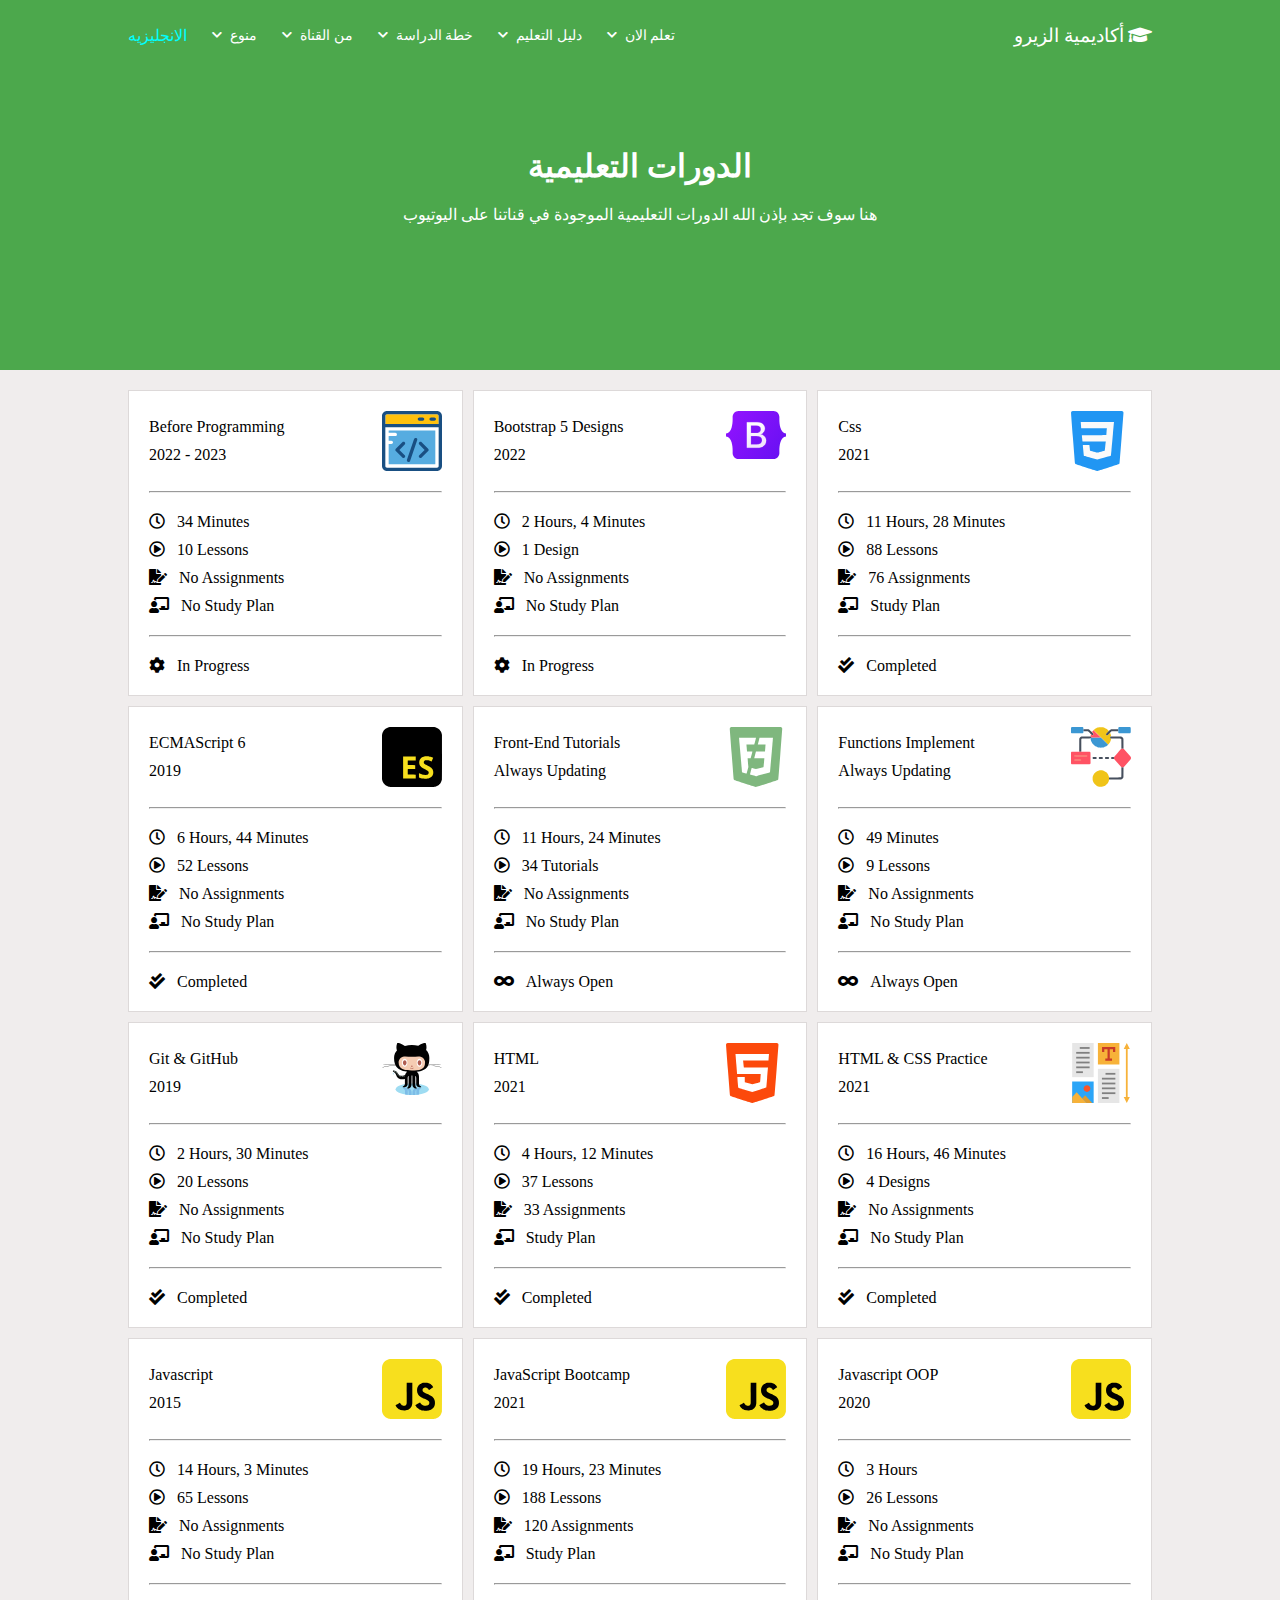
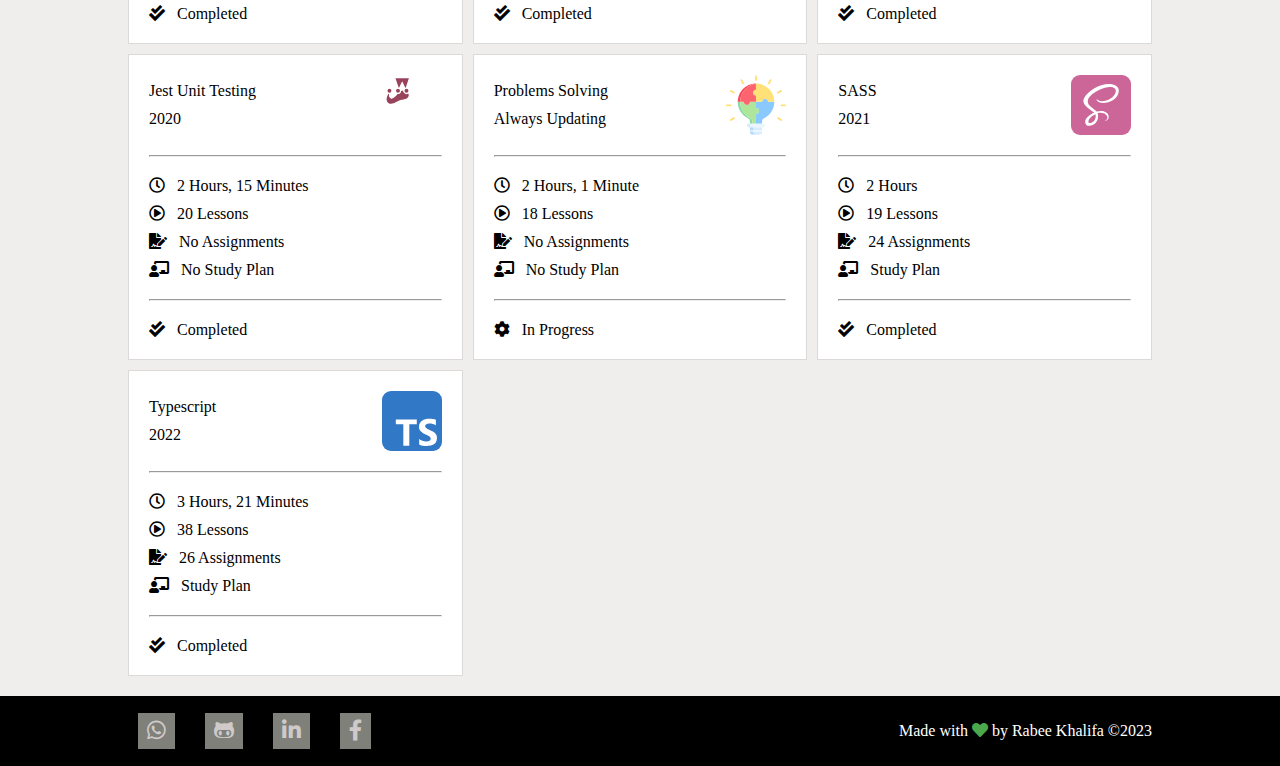
<file: components/learning courses/arb.html>
<!DOCTYPE html>
<html lang="en" dir="rtl">
<head>
    <meta charset="UTF-8">
    <meta name="viewport" content="width=device-width, initial-scale=1.0">
    <title>Zero One</title>
    <!-- font-awesome-cdn-link -->
    <link rel="stylesheet" href="https://cdnjs.cloudflare.com/ajax/libs/font-awesome/5.15.4/css/all.min.css"
     integrity="sha512-1ycn6IcaQQ40/MKBW2W4Rhis/DbILU74C1vSrLJxCq57o941Ym01SwNsOMqvEBFlcgUa6xLiPY/NS5R+E6ztJQ=="
      crossorigin="anonymous" referrerpolicy="no-referrer" />
    <!-- general-css-file -->
    <link rel="stylesheet" href="../general.css">  
    <!-- specific-css-file-for-this-index -->
    <link rel="stylesheet" href="./style.css">  
</head>
<body>
    <!-- Header-section -->
    <!-- Header-section -->
    <header class="flex-full main-padd header-bar">
        <a href="main.html"> 
            <i class="fas fa-graduation-cap header-logo light"></i>
            <span class="light logo"> أكاديمية الزيرو </span>
        </a>
        <nav class="flex-full nav-lists">
            <div class="nav-item light flex-full">
                <span > تعلم الان </span>
                <i class="fas fa-chevron-down"></i>
                <div class="drop flex-full">
                    <a href="">مواضيع الدراسة</a>
                    <a href=""> الدورات التدريبية </a>
                    <a href=""> تمارين الدورات</a>
                    <a href=""> أمثلة وشروحات </a>
                    <a href=""> تحديات برمجية </a>
                    <a href=""> ادوات المطورين </a>
                    <a href=""> مواقع حل المساىل البرمجية </a>
                </div>
            </div>
            <div class="nav-item light flex-full" >
                <span> دليل التعليم </span>
                <i class="fas fa-chevron-down"></i>
                <div class="drop flex-full">
                    <a href="">  خارطة طريق مطور الواجهة الامامية</a>
                    <a href=""> خارطة طريق مطور الخلفية </a>
                    <a href=""> خارطة طريق مطور الواجهتين </a>
                    
                </div>
            </div>
            <div class="nav-item light flex-full">
                <span> خطة الدراسة </span>
                <i class="fas fa-chevron-down"></i>
                <div class="drop flex-full">
                    <a href="">خطة  <bdi>Html</bdi> </a>
                    <a href="">  خطة <bdi>css</bdi> </a>
                    <a href="">  خطة <bdi>JavaScript</bdi> </a>
                    <a href="">  خطة <bdi>TypeScript</bdi> </a>
                    <a href="">  خطة <bdi>Sass</bdi> </a>
                </div>
            </div>    
            <div class="nav-item light flex-full">
                <span>من القناة</span>
                <i class="fas fa-chevron-down"></i>
                <div class="drop drop-c flex-full">
                    <a href=""> أهم الحلقات </a>
                    <a href=""> أسبوع الزيرو </a>
                    <a href=""> رحلتي مع الحياة </a>
                    <a href=""> الاستضافة </a>
                    <a href=""> اهم المسائل و الحلول </a>
                </div>
            </div>    
            <div class="nav-item light flex-full">
                <span> منوع </span>
                <i class="fas fa-chevron-down"></i>
                <div class="drop drop-c flex-full">
                    <a href=""> ما الجديد </a>
                    <a href=""> سوال و جواب </a>
                    <a href=""> نصائح الزيرو </a>
                    <a href=""> معلومات من الكتب </a>
                    <a href=""> تصفح الكتب </a>
                </div>
            </div> 
            <div class="nav-item light flex-full" >
                <a href="./index.html" title="same-page-in-English" class="lang"> الانجليزيه </a> 
            </div>     
        </nav>
        <div class="mob">
            <i class="fa fa-bars light" onclick="showNav()"></i>
        </div> 
    </header>
    <!-- main-section -->
    <main class="flex-full">
        <div class="main-container light">
            <h1> الدورات التعليمية</h1>
            <p> هنا سوف تجد بإذن الله الدورات التعليمية الموجودة في قناتنا على اليوتيوب </p>
        </div>
    </main>
    <!-- courses-section -->
    <section class="courses main-padd" dir="ltr">
        <div class="courses-container">
            <!-- render-by-javascript -->
                            
        </div>
    </section>
    <!-- footer -->
    <footer class="flex-full main-padd">
        <div class="copy-right">
            <p> Made with <i class="fas fa-heart"></i> by Rabee Khalifa &copy;2023</p>
        </div>
        <div class="icons flex-full">
            <a href=""> <i class="fab fa-facebook-f fa-lg"></i> </a>
            <a href=""> <i class="fab fa-linkedin-in fa-lg"></i> </a>
            <a href=""> <i class="fab fa-github-alt fa-lg"></i> </a>
            <a href=""> <i class="fab fa-whatsapp fa-lg"></i> </a>
        </div>
    
    </footer>  
    <!-- main-js-file -->
    <script src="../main/main.js"></script>
    <!-- specific-js-file-for-this-index -->
    <script src="./script.js"></script>
</file>
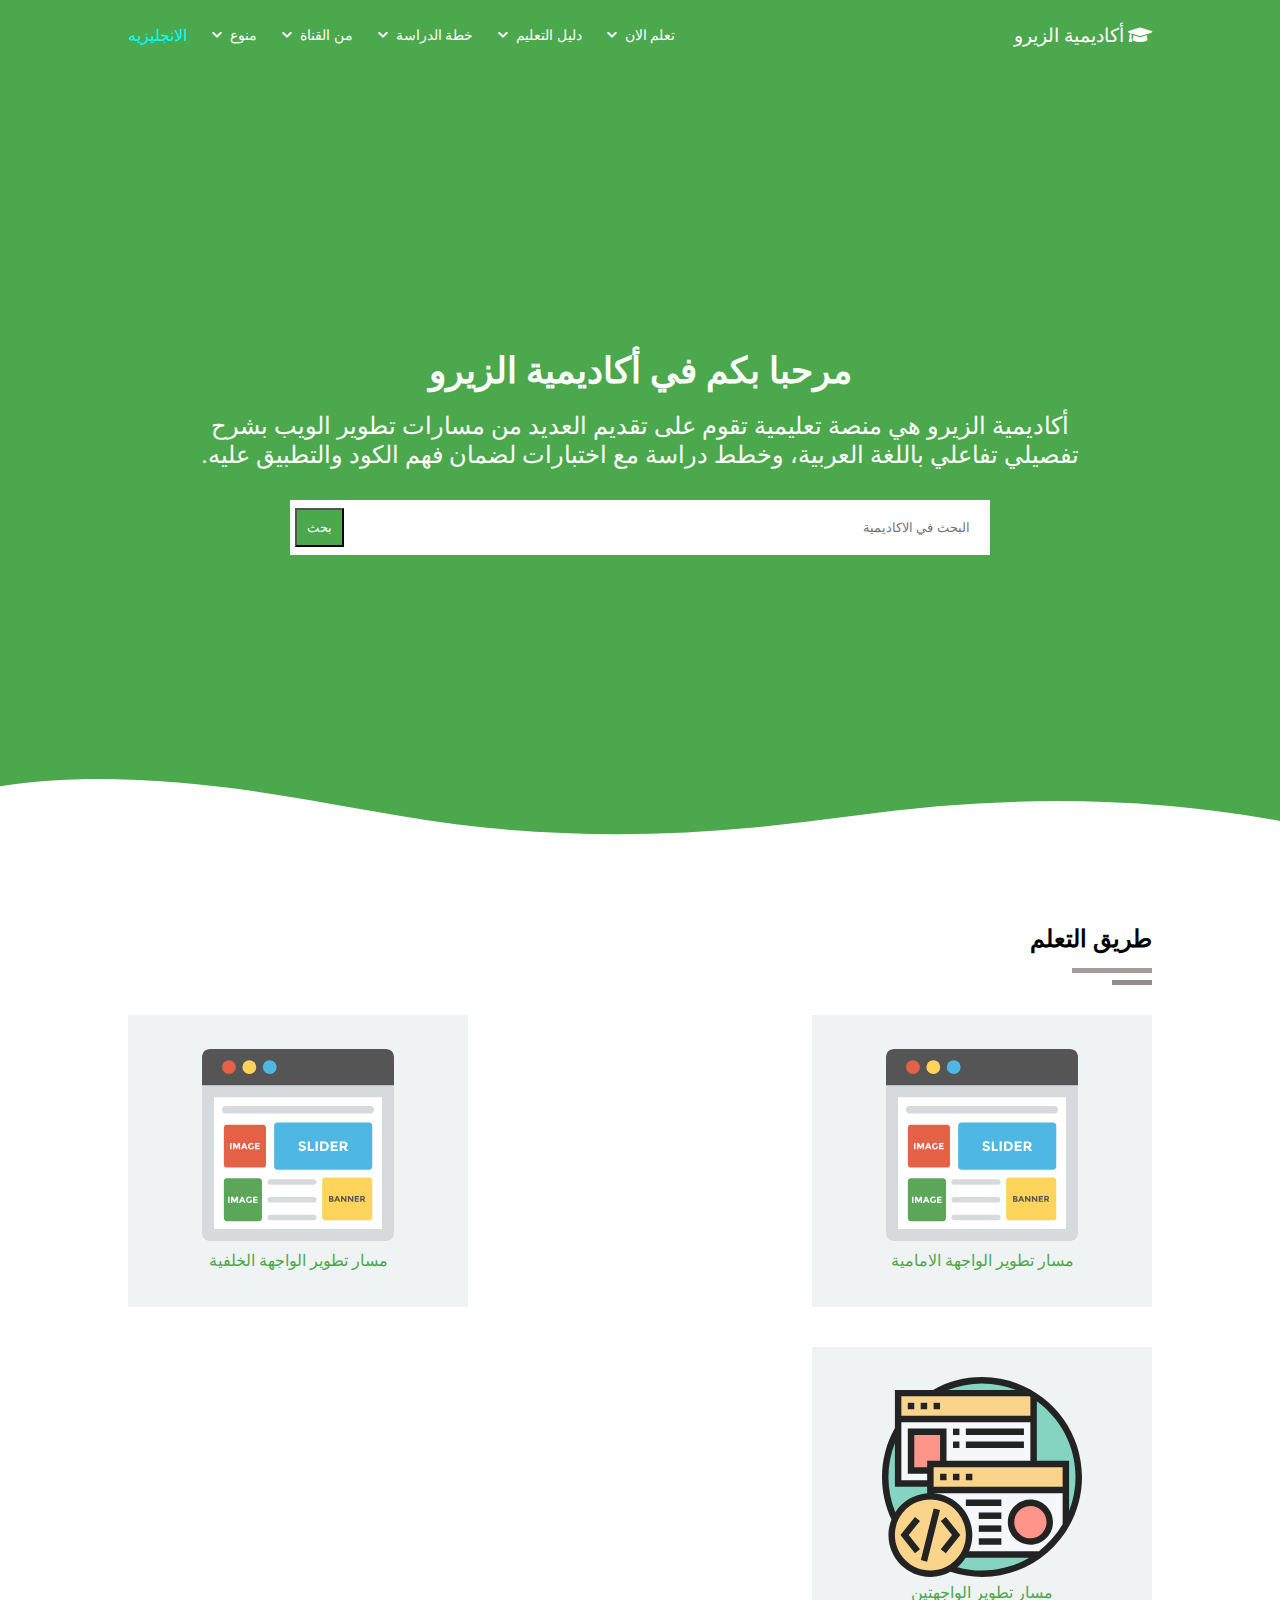
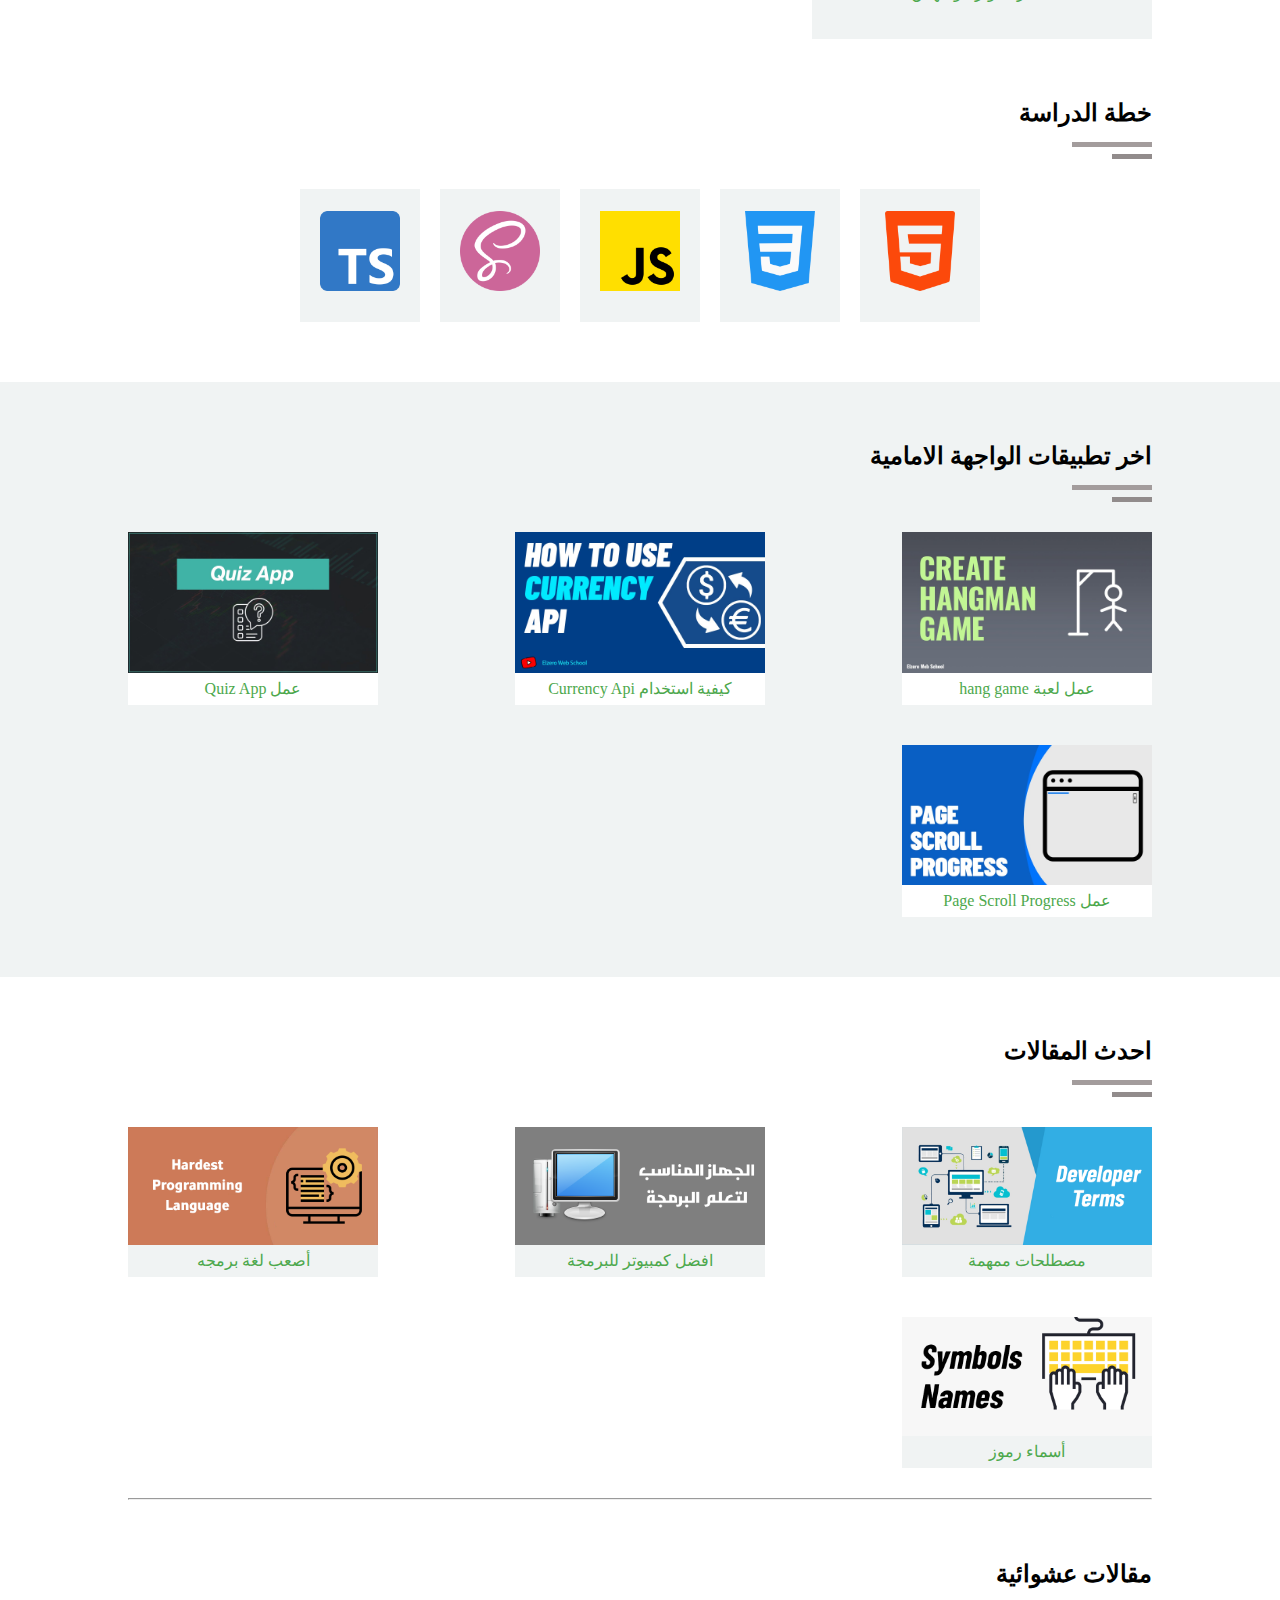
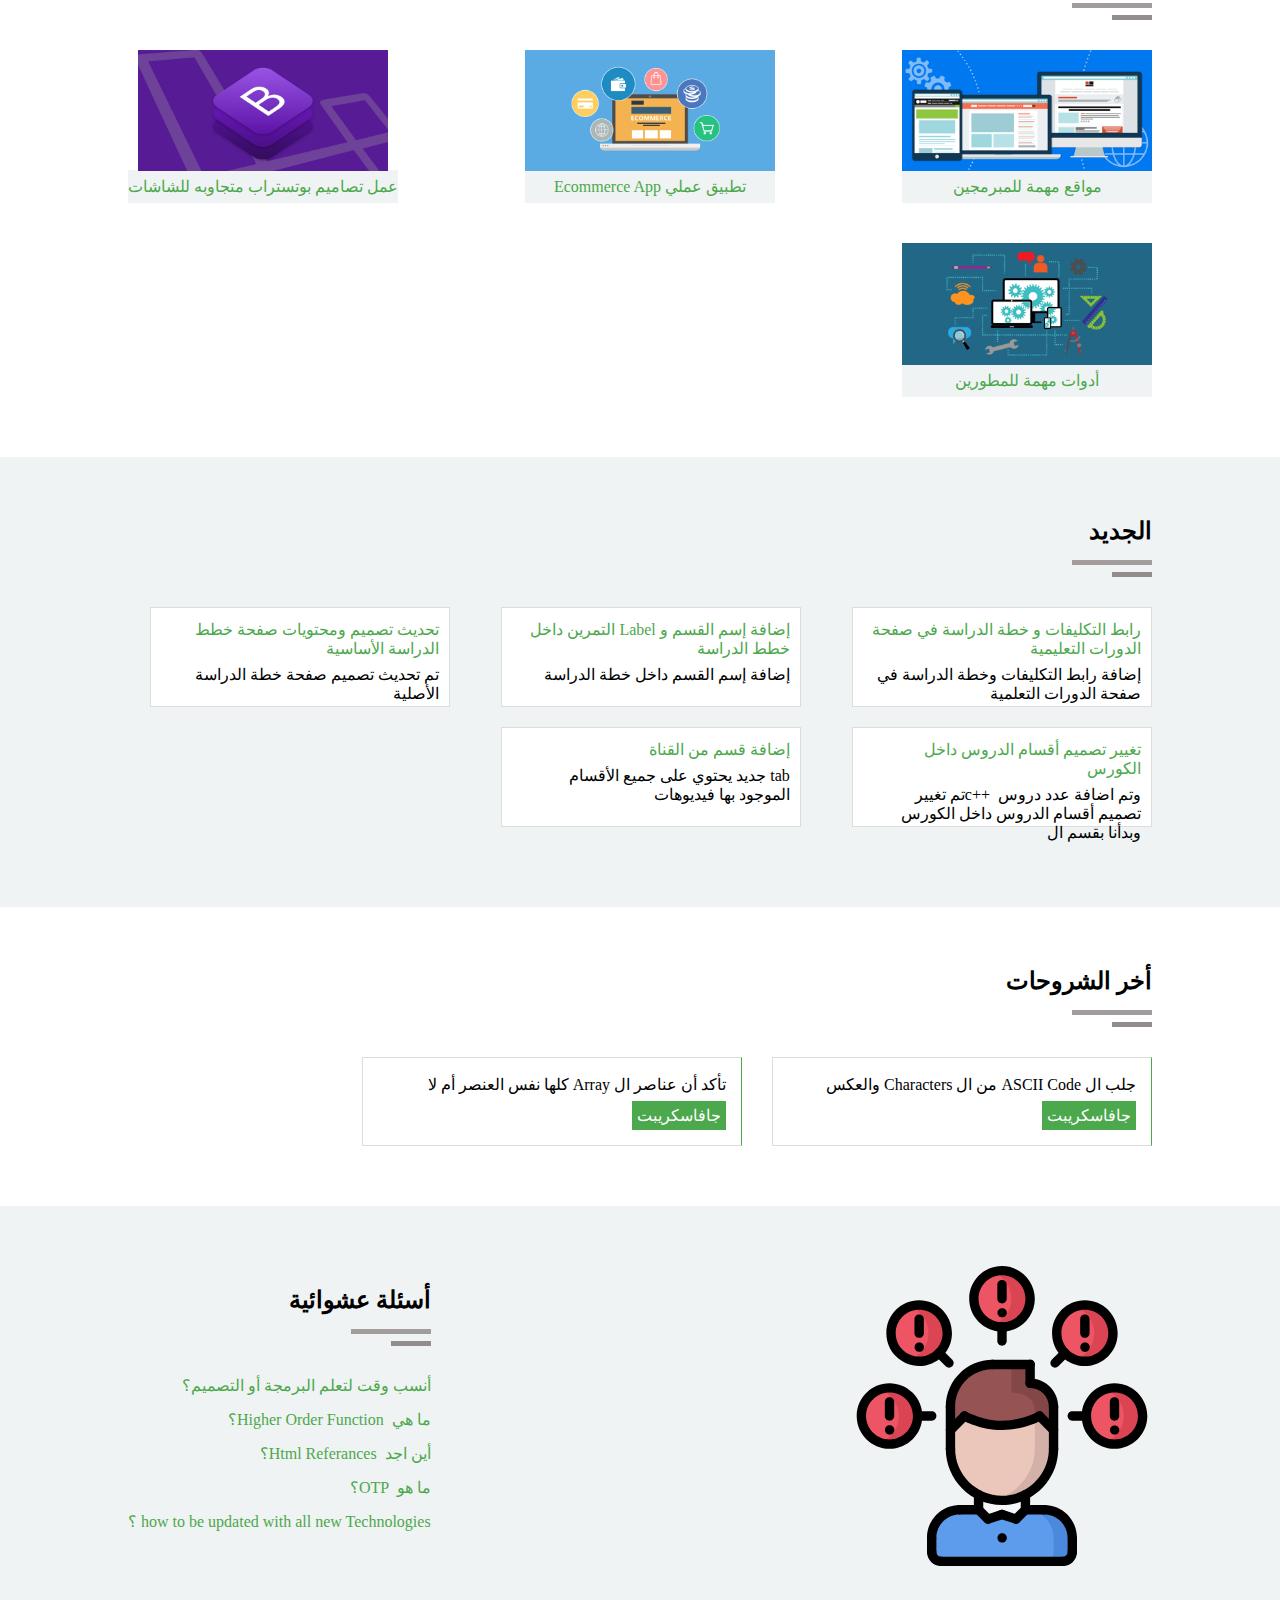
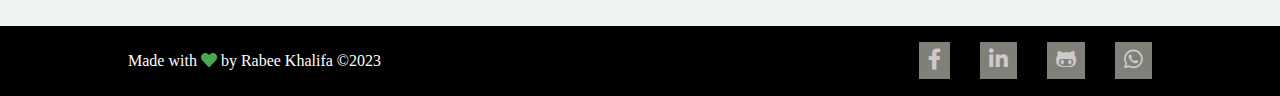
<file: components/main/mainarb.html>
<!DOCTYPE html>
<html lang="en" dir="rtl">
<head>
    <meta charset="UTF-8">
    <meta name="viewport" content="width=device-width, initial-scale=1.0">
    <title>أكاديمية الزيرو</title>
    <!-- font-awesome-cdn-link -->
    <link rel="stylesheet" href="https://cdnjs.cloudflare.com/ajax/libs/font-awesome/5.15.4/css/all.min.css"
     integrity="sha512-1ycn6IcaQQ40/MKBW2W4Rhis/DbILU74C1vSrLJxCq57o941Ym01SwNsOMqvEBFlcgUa6xLiPY/NS5R+E6ztJQ=="
      crossorigin="anonymous" referrerpolicy="no-referrer" />
    <!-- general-css-file -->
    <link rel="stylesheet" href="../general.css">  
    <!-- main-css-file -->
    <link rel="stylesheet" href="./main.css">
    <!-- main-arabic-css-file -->
    <link rel="stylesheet" href="./mainarb.css">  
</head>
<body>
    <!-- Header-section -->
    <header class="flex-full main-padd header-bar">
        <a href="main.html"> 
            <i class="fas fa-graduation-cap header-logo light"></i>
            <span class="light logo"> أكاديمية الزيرو </span>
        </a>
        <nav class="flex-full nav-lists">
            <div class="nav-item light flex-full">
                <span > تعلم الان </span>
                <i class="fas fa-chevron-down"></i>
                <div class="drop flex-full">
                    <a href="">مواضيع الدراسة</a>
                    <a href=""> الدورات التدريبية </a>
                    <a href=""> تمارين الدورات</a>
                    <a href=""> أمثلة وشروحات </a>
                    <a href=""> تحديات برمجية </a>
                    <a href=""> ادوات المطورين </a>
                    <a href=""> مواقع حل المساىل البرمجية </a>
                </div>
            </div>
            <div class="nav-item light flex-full" >
                <span> دليل التعليم </span>
                <i class="fas fa-chevron-down"></i>
                <div class="drop flex-full">
                    <a href="">  خارطة طريق مطور الواجهة الامامية</a>
                    <a href=""> خارطة طريق مطور الخلفية </a>
                    <a href=""> خارطة طريق مطور الواجهتين </a>
                    
                </div>
            </div>
            <div class="nav-item light flex-full">
                <span> خطة الدراسة </span>
                <i class="fas fa-chevron-down"></i>
                <div class="drop flex-full">
                    <a href="">خطة  <bdi>Html</bdi> </a>
                    <a href="">  خطة <bdi>css</bdi> </a>
                    <a href="">  خطة <bdi>JavaScript</bdi> </a>
                    <a href="">  خطة <bdi>TypeScript</bdi> </a>
                    <a href="">  خطة <bdi>Sass</bdi> </a>
                </div>
            </div>    
            <div class="nav-item light flex-full">
                <span>من القناة</span>
                <i class="fas fa-chevron-down"></i>
                <div class="drop drop-c flex-full">
                    <a href=""> أهم الحلقات </a>
                    <a href=""> أسبوع الزيرو </a>
                    <a href=""> رحلتي مع الحياة </a>
                    <a href=""> الاستضافة </a>
                    <a href=""> اهم المسائل و الحلول </a>
                </div>
            </div>    
            <div class="nav-item light flex-full">
                <span> منوع </span>
                <i class="fas fa-chevron-down"></i>
                <div class="drop drop-c flex-full">
                    <a href=""> ما الجديد </a>
                    <a href=""> سوال و جواب </a>
                    <a href=""> نصائح الزيرو </a>
                    <a href=""> معلومات من الكتب </a>
                    <a href=""> تصفح الكتب </a>
                </div>
            </div> 
            <div class="nav-item light flex-full" >
                <a href="../../index.html" title="same-page-in-English" class="lang"> الانجليزيه </a> 
            </div>     
        </nav>
        <div class="mob">
            <i class="fa fa-bars light" onclick="showNav()"></i>
        </div> 
    </header>
    <!-- main-section -->
    <main>
        <!-- wave-background-from-shape-divider-website -->
        <div class="custom-shape-divider-bottom-1689573313">
            <svg data-name="Layer 1" xmlns="http://www.w3.org/2000/svg" viewBox="0 0 1200 120" preserveAspectRatio="none">
                <path d="M321.39,56.44c58-10.79,114.16-30.13,172-41.86,82.39-16.72,168.19-17.73,250.45-.39C823.78,31,906.67,72,985.66,92.83c70.05,18.48,146.53,26.09,214.34,3V0H0V27.35A600.21,600.21,0,0,0,321.39,56.44Z" class="shape-fill"></path>
            </svg>
        </div>
        <div class="main-info">
            <h2> مرحبا بكم في أكاديمية الزيرو</h2>
            <p> أكاديمية الزيرو هي منصة تعليمية تقوم على تقديم العديد من مسارات تطوير الويب بشرح تفصيلي تفاعلي باللغة العربية، 
                وخطط دراسة مع اختبارات لضمان فهم الكود والتطبيق عليه.
            </p>
        </div>
        <form class="main-search flex-full">
            <input type="text" name="" id="" placeholder="البحث في الاكاديمية">
            <button type="submit"> بحث</button>
        </form>
    </main>
    <!-- learning-path-section -->
    <section class="main-padd lp">
        <h2> طريق التعلم</h2>
        <div class="full-line"></div>
        <div class="short-line"></div>
        <div class="lp-container flex-full wrap">
            <div class="lp-box">
                <img src="../../images/learning-path/frontend-track.svg" alt="frontend-track">
                <a href=""> مسار تطوير الواجهة الامامية</a>
            </div>
            <div class="lp-box">
                <img src="../../images/learning-path/frontend-track.svg" alt="frontend-track">
                <a href=""> مسار تطوير الواجهة الخلفية</a>
            </div>
            <div class="lp-box">
                <img src="../../images/learning-path/javascript-track.svg" alt="full-stack">
                <a href=""> مسار تطوير الواجهتين </a>
            </div>
        </div>
    </section>
    <!-- learning-plan-section -->
    <section class="main-padd">
        <h2> خطة الدراسة</h2>
        <div class="full-line"></div>
        <div class="short-line"></div>
        <div class="lpath-container flex-full wrap">
            <div >
                <a href=""> 
                    <img src="../../images/langauges/html.png" alt="html">
                </a>
                
            </div>
            <div >
                <a href="">
                    <img src="../../images/langauges/css.png" alt="css">
                </a>
                
            </div>
            <div >
                <a href="">
                    <img src="../../images/langauges/javascript.png" alt="javascript">
                </a>
            </div>
            <div >
                <a href="">
                    <img src="../../images/langauges/sass.png" alt="sass">
                </a>
            </div>
            <div >
                <a href="">
                    <img src="../../images/langauges/typescript.png" alt="typescript">
                </a>
            </div>
        </div>
    </section>
    <!-- latest-front-end-application -->
    <section class="light-gray-bg latest-app" >
        <h2> اخر تطبيقات الواجهة الامامية</h2>
        <div class="full-line"></div>
        <div class="short-line"></div>
        <div class="container flex-full wrap">
            <div class="same-box">
                <img src="../../images/latest-front-end-app/maxresdefault (1).jpg" alt="">
                <a>  عمل لعبة <bdi>hang game</bdi> </a>
            </div>
            <div class="same-box">
                <img src="../../images/latest-front-end-app/maxresdefault (2).jpg" alt="">
                <a> كيفية استخدام <bdi>Currency Api</bdi> </a>
            </div>
            <div class="same-box">
                <img src="../../images/latest-front-end-app/maxresdefault (3).jpg" alt="">
                <a>   عمل <bdi>Quiz App</bdi> </a>
            </div>
            <div class="same-box">
                <img src="../../images/latest-front-end-app/maxresdefault.jpg" alt="">
                <a>   عمل <bdi>Page Scroll Progress</bdi> </a>
            </div>
        </div>  
    </section>
    <!-- latest-articles-section -->
    <section class="main-padd latest-art">
        <h2> احدث المقالات</h2>
        <div class="full-line"></div>
        <div class="short-line"></div>
        <div class="container flex-full wrap">
            <div class="same-box">
                <img src="../../images/latest-articles/developer-terms.png" alt="">
                <a> مصطلحات ممهمة</a>
            </div>
            <div class="same-box">
                <img src="../../images/latest-articles/good-pc-to-learn-programming.png" alt="">
                <a> افضل كمبيوتر للبرمجة</a>
            </div>
            <div class="same-box">
                <img src="../../images/latest-articles/hardest-programming-language.png" alt="">
                <a> أصعب لغة برمجه</a>
            </div>
            <div class="same-box">
                <img src="../../images/latest-articles/symbols-names.png" alt="">
                <a> أسماء رموز</a>
            </div>
        </div>
        <hr>

    </section>
    <!-- random-articles -->
    <section class="main-padd random-art">
        <h2> مقالات عشوائية </h2>
        <div class="full-line"></div>
        <div class="short-line"></div>
        <div class="container flex-full wrap">
            <div class="same-box">
                <img src="../../images/random-articles/cover-websites.png" alt="">
                <a> مواقع مهمة للمبرمجين</a>
            </div>
            <div class="same-box">
                <img src="../../images/random-articles/ecommerce-shop.png" alt="">
                <a>   تطبيق عملي <bdi>Ecommerce App</bdi> </a>
            </div>
            <div class="same-box">
                <img src="../../images/random-articles/practical-bootstrap.png" alt="">
                <a> عمل تصاميم بوتستراب متجاوبه للشاشات</a>
            </div>
            <div class="same-box">
                <img src="../../images/random-articles/programs-needed.png" alt="">
                <a> أدوات مهمة للمطورين</a>
            </div>
        </div>  
    </section>
    <!-- news-section -->
    <section class="news light-gray-bg">
        <h2> الجديد </h2>
        <div class="full-line"></div>
        <div class="short-line"></div>
        <div class="container flex-full wrap">
            <div class="new-box">
                <a href=""> رابط التكليفات و خطة الدراسة في صفحة الدورات التعليمية</a>
                <p> إضافة رابط التكليفات وخطة الدراسة في صفحة الدورات التعلمية  </p>
            </div>
            <div class="new-box">
                <a href="">     <bdi>إضافة إسم القسم و Label التمرين داخل خطط الدراسة</bdi> </a>
                <p> إضافة إسم القسم داخل خطة الدراسة  </p>
            </div>
            <div class="new-box">
                <a href=""> تحديث تصميم ومحتويات صفحة خطط الدراسة الأساسية</a>
                <p> تم تحديث تصميم صفحة خطة الدراسة الأصلية </p>
            </div>
            <div class="new-box">
                <a href=""> تغيير تصميم أقسام الدروس داخل الكورس</a>
                <p>   وتم اضافة عدد دروس   <bdi> c++ </bdi>  تم تغيير تصميم أقسام الدروس داخل الكورس وبدأنا بقسم ال   </p>
            </div>
            <div class="new-box">
                <a href=""> إضافة قسم من القناة</a>
                <p> tab جديد يحتوي على جميع الأقسام الموجود بها فيديوهات  </p>
            </div>
        </div>
    </section>
     <!-- new-explanation-section -->
     <section class="news-exp main-padd">
        <h2> أخر الشروحات </h2>
        <div class="full-line"></div>
        <div class="short-line"></div>
        <div class="container flex-full wrap">
            <div class="new-exp-box">
                <a href=""><bdi>  جلب ال ASCII Code من ال Characters والعكس</bdi></a>
                <p> جافاسكريبت  </p>
            </div>
            <div class="new-exp-box">
                <a href="">  <bdi>تأكد أن عناصر ال Array كلها نفس العنصر أم لا</bdi> </a>
                <p> جافاسكريبت  </p>
            </div>
        </div>
    </section>
    <!-- random-questions -->
    <section class="random-q main-padd light-gray-bg">
        <div class="conatiner flex-full wrap">
            <img src="../../images/questions.svg" alt="question">
            <div class="question-side">
                <h2> أسئلة عشوائية </h2>
                <div class="full-line"></div>
                <div class="short-line"></div>
                <div class="question">
                    <p>أنسب وقت لتعلم البرمجة أو التصميم؟</p>
                    <p>   ما هي <bdi>Higher Order Function </bdi>؟  </p>
                    <p>   أين اجد <bdi> Html Referances </bdi>؟ </p>
                    <p>   ما هو   <bdi>OTP </bdi> ؟</p>
                    <p> how to be updated with all new Technologies <bdi>  </bdi>؟ </p>
                </div>
            </div>
        </div>
    </section>
    <!-- footer -->
    <footer class="flex-full main-padd" dir="ltr">
            <div class="copy-right">
                <p> Made with <i class="fas fa-heart"></i> by Rabee Khalifa &copy;2023</p>
            </div>
            <div class="icons flex-full">
                <a href=""> <i class="fab fa-facebook-f fa-lg"></i> </a>
                <a href=""> <i class="fab fa-linkedin-in fa-lg"></i> </a>
                <a href=""> <i class="fab fa-github-alt fa-lg"></i> </a>
                <a href=""> <i class="fab fa-whatsapp fa-lg"></i> </a>
            </div>
        
    </footer>     
    <script src="./main.js"></script> 
</body>
</html>
</file>
<file: components/general.css>
/* general-styles */
*{
    margin: 0;
    padding: 0;
    box-sizing: border-box;
    text-decoration: none;
}
:root{
    --main-color: rgb(76, 168, 76);
    --gray-bg: rgb(240, 243, 243);
}
/* common-styles */
a{
    color: black;
}
.flex-full{
    display: flex;
    align-items: center;
    justify-content: space-between;
    gap: 40px 20px;   
}
.wrap{
    flex-wrap: wrap;
}
.flex-align{
    display: flex;
    align-items: center;
    
}
.main-padd{
    padding: 0 10%;
}
.light{
    color: white;
}
.light-gray-bg{
    background-color: rgb(240, 243, 243);
    padding: 60px 10% ;
}


/* header-section */
header{
    height: 70px;
    position: fixed;
    top: 0;
    left: 0;
    right: 0;
    background-color: rgb(76, 168, 76);
    z-index: 100;
    transition: background-color 1s;
}
.header-logo , .logo{
    font-size: 1.2rem;
}
nav{
    gap: 30px;
    height: 100%;
}
nav a{
    color: white;
}
.nav-item{
    gap: 4px;
    cursor: pointer;
    position: relative; 
    width:fit-content;
    height: 100%;
    
    
}

.nav-item span{
   display: block;
   width: 100%;
   padding-left: 4px; 
   font-size: 0.9rem;
}
.nav-item i{
    font-size: 0.7rem;
    padding-left:  5px ; 
}
@keyframes fade {
    0%{
        opacity: 0;
        
       
    }
    100%{
        opacity: 100%;
        
        
    }
}    
.drop{
    position: absolute;
    top: 70px;
    width: 300px;
    padding: 0px;
    align-items: flex-start;
    background-color: rgb(53, 52, 52);
    flex-direction: column;
    gap:0;
    border-top: 1px solid white;
    display: none;
    z-index: 100;
    animation: fade 0.3s;
    animation-timing-function: ease-in-out;
}
.drop-mix{
    right: 0px;
}
.drop a{
    padding:10px ;
    width: 100%;
    transition: 0.3s;
    display: block;
}

.drop a:hover{
    background-color: rgba(138, 130, 130, 0.5);
    padding-left: 20px;
}

.nav-item:hover .drop{
    display: flex;
}
.mob{
    display: none;
} 
.mob i{
    padding: 5px;
    border: 1px solid rgba(255, 255, 255, 0.192);
    cursor: pointer;
}
.mob i:hover{
    background-color: rgb(94, 90, 90);
}
.lang{
    color:aqua;
}
/* footer */
footer{
    background-color: black;
    height: 70px;
    color: white;
}

.copy-right i{
    color: var(--main-color);
}

.icons a{
    display: block;
    padding: 9px;
    color: rgba(243, 237, 237 , 0.7);
    background-color: rgb(128, 128, 122);
    margin-left: 10px;
}
.icons a:hover{
    background-color: transparent;
}
.icons a:nth-child(1):hover{
    color: rgb(41, 113, 196);
}
.icons a:nth-child(2):hover{
    color: rgb(89, 126, 182);
}
.icons a:nth-child(3):hover{
    color: rgb(252, 252, 255);
}
.icons a:nth-child(4):hover{
    color: rgb(50, 211, 90);
}

/* media-query */
@media(max-width: 1024px){
    /* header */
    header{
        background-color: rgb(49, 47, 47);
        border-bottom: 1px solid black;
         
    }
    .nav-lists{
        flex-direction: column;
        background-color: rgb(49, 47, 47);
        height: 50vh;
        width: 100%;
        position: fixed;
        top: 70px;
        right: 0;
        padding: 20px 10% 20px 10%;
        display: none;
        
    }
    .nav-lists.active{
        display: flex;
        animation: fade 0.5s;
        animation-timing-function: ease-in-out;
    }
    nav.flex-full{
        justify-content: unset;
        align-items: flex-start;
        gap: 20px;
    }
    .drop{
        top: 30px;
        
    }
    .drop-mix{
        right: auto;
    }
    .mob{
        display: flex;
    }
    
}
@media(max-width: 768px){
    /* footer */
    .icons a{
        padding: 6px;
        margin-left: 2px;
    }
    footer p{
        font-size: 0.8rem;
    }
}
@media(max-width: 425px){
    /* footer */
    .icons a{
        padding: 4px;
        margin-left: 1px;
    }
    footer p{
        font-size: 0.6rem;
    }
}
@media(max-width: 320px){
    /* footer */
    .icons a{
        padding: 3px;
        margin-left: 1px;
    }
    footer p{
        font-size: 0.5rem;
    } 
}
@media(max-width: 220px){
    /* footer */
    .icons a{
        padding: 3px;
        margin-left: 1px;
    }
    footer p{
        font-size: 0.38rem;
    }
}
</file>
<file: components/main/main.css>
/* main-section */
main{
    margin-top: 70px;
    display: flex;
    flex-direction: column;
    justify-content: center;
    align-items:center;
    gap: 30px;
    background-color:  rgb(76, 168, 76);
    height: 85vh;
    text-align: center;
    color: white;
    font-size: 150%;
    margin-bottom: 90px;
    position: relative;
}
.custom-shape-divider-bottom-1689573313 {
    position: absolute;
    bottom: 0;
    left: 0;
    width: 100%;
    overflow: hidden;
    line-height: 0;
    transform: rotate(180deg);
}

.custom-shape-divider-bottom-1689573313 svg {
    position: relative;
    display: block;
    width: calc(100% + 1.3px);
    height: 61px;
}

.custom-shape-divider-bottom-1689573313 .shape-fill {
    fill: #FFFFFF;
}
.main-info h2{
    margin-bottom: 20px;
}
.main-search{
    position: relative;
    width: 700px;
    
}
.main-search input{
    padding: 20px;
    width: 100%;
    border: none;
    outline: none;
   
}
.main-search button{
    padding: 10px;
    position: absolute;
    right: 5px;
    cursor: pointer;
    background-color: var(--main-color);
    color: white;
}

/* learning-path-section */
section{
    margin-bottom: 60px;
}
.full-line{
    background-color: rgb(163, 156, 156);
    width: 80px;
    height: 5px;
    margin-top: 15px;
}
.short-line{
    background-color: rgb(146, 140, 140);
    width: 40px;
    height: 5px;
    margin-top: 7px;
    margin-bottom: 30px;
}

.lp-box{
    background-color: var(--gray-bg);
    text-align: center;
    padding: 30px 70px;
    
}
.lp-box img{
    width: 100%;
    height: 200px;
    
}
section a{
    color: var(--main-color);
    display: block;
    cursor: pointer;
    padding: 7px 0;
    margin-top: -5px;
}
section a:hover{
    color: rgb(23, 143, 23);
    
}

/* learning-path-section */
.lpath-container{
    justify-content: center;
    gap: 20px;
}
.lpath-container div{
    background-color:  var(--gray-bg);
    padding: 20px;
}
.lpath-container img{
    width: 80px;
    height: 80px;
    
    
}

/* latest-front-end-apps */
.same-box{
    text-align: center;
}
.same-box img{
    width: 250px;
    height: 100%;
    margin-bottom: 0;
}
.same-box a{
    background-color: white;
    
}

/* latest-articles----random-articles */
.latest-art hr{
    margin-top: 30px;
    background-color: rgb(243, 238, 238);
    color: rgb(243, 239, 239);
}
.latest-art a , .random-art a{
    background-color: var(--gray-bg);
}

/* news-section */
.news .container{
   flex-wrap: wrap;
   justify-content: flex-start;
   gap: 5%;
}
.new-box{
    background-color: white;
    padding: 10px 10px 0 15px;
    height: 100px;
    border: 1px solid rgb(220 , 220 , 220);
    width: 300px;
    margin-bottom: 20px;
}
.new-box a{
    color:var(--main-color);
    
}

/* news-explanations */
.news-exp .container{
    gap: 30px;
    justify-content: flex-start;
}
.new-exp-box{
    border: 1px solid rgb(220 , 220 ,220);
    border-left-color: var(--main-color);
    padding: 15px;
    width: 380px;
}
.new-exp-box a{
    color: black;
}
.new-exp-box p{
    background-color: var(--main-color);
    color: white;
    display: inline-block;
    padding: 5px;
}

/* random-question */
.random-q{
    margin-bottom: 0;
}
.random-q .container{
    justify-content: start;
    gap: 5%;
}
.random-q img{
    width: 300px;
}
.question p{
    margin-bottom: 15px;
    color: var(--main-color);
}


/* media-query */

@media(max-width: 876px){
    /* learning-path-section */
    .lp .flex-full{
        flex-direction: column;
        justify-content: center;
    }
    .lp .lp-box{
        width: 90%;
    }
    .lp .lp-box img{
        width: 100%;
    }
    /* random-question-section */
    .random-q .flex-full{
        justify-content: center;
    }
}
@media(max-width: 768px ){
    


    /* main-section */
    .main-search{
        width: 60%;
    }
    .main-info h2{
        font-size: 1.3rem;
    }
    .main-info p{
        width: 70%;
        margin: auto;
        line-height: 1.3;
        font-size: 1rem;
    }
    .custom-shape-divider-bottom-1689573313{
        display: none;
    }
    /* news-section */
    .news .container{
    gap: 5%;
    }
    .new-box{
     width: 70%;
     height: 110px;
     margin-bottom: 20px;
    }
    
}
@media(max-width: 650px){
    /* latest-front-end-app ++ latest-articles ++ random-articles */
    .latest-app .flex-full , .latest-art .flex-full , .random-art .flex-full{
        justify-content: center;
    }
    .latest-app .same-box img, .latest-art .same-box img , .random-art .same-box img{
        width: 100%;  
    }
}
@media(max-width: 425px){
    /* learning-path-section */
    .lp-box{
        padding: 10px 50px;
        
    }
    
}
@media(max-width: 375px ){
    
    /* main-section */
    .main-search{
        width: 200px;
        font-size: 0.7rem;
        margin-bottom: 40px;
    }
    .main-search input{
        padding: 10px;
    }
    .main-search input::placeholder{
        font-size: 0.4rem;
    }
    .main-search button{
        padding: 5px;
        font-size: 0.7rem;
    }
    .main-info h2{
        font-size: 1rem;
    }
    .main-info p{
        width: 80%;
    }
    /* news-section */
    .new-box{
        width: 90%;
        height: 110px;
        margin-bottom: 20px;
    }
    /* news-explanations */
    .new-exp-box{
        width: 90%;
    }
    /* random-question-section */
    

    .random-q img{
      width: 90%;
    }    
}
@media(max-width: 320px){
    /* learning-path-section */
    .lp-box{
        padding: 10px 20px;
        
    }
    /* news-section */
    .new-box{
        width: 95%;
        height: 140px;
    }
    /* footer-section */
    footer.flex-full{
        flex-direction: column-reverse;
        justify-content: center;
        gap: 20px 0;
    }
    footer .copy-right p{
        font-size: 60%;
    }
    .icons a {
        padding: 6px;
    }  
}
@media(max-width: 220px ){
    
    /* main-section */
    .main-search{
        width: 130px;
        font-size: 0.5rem;
    }
    .main-search button{
        font-size: 0.5rem;
    }
    .main-info h2{
        font-size: 0.8rem;
    }
     /* learning-path-section */
     .lp-box{
        padding: 0px 15px;
        
    }
     /* news-section */
     .new-box{
        width: 100%;
        height: 170px;
    } 
}
</file>
<file: components/learning articles/style.css>
/* main-section */
main{
    height: 370px;
    background-color: var(--main-color);
    text-align: center;
}
main.flex-full{
    justify-content: center;
    
}
main p{
    margin-top: 20px;
}

/* big-section */
.big-sec{
    background-color: var(--gray-bg);
    padding: 0 10%;
}
.advertise{
    padding: 20px 0;
}
.advertise div{
    background-color: white;
}
.godz , .host{
    padding: 10px;
}
.godz a{
    background-color: var(--main-color);
    padding: 4px 9px;
    border: 1px solid rgb(238, 235, 235);
    border-radius: 5px;
}
.host{
    margin: 20px 0;
}
.host a{
    color: var(--main-color);
}
.host .z-code{
    padding: 2px;
    color: rgb(16, 112, 91);
}
.big-sec-container{
   align-items: flex-start;
}
/* main-side */
.main-sec-container{
    width: 60%;
}
.main-side-box , .secondary-side-box{
    padding: 20px;
    border: 1px solid rgb(235, 232, 232);
    margin-bottom: 20px;
    background-color: white;
}
.main-side-box img{
    width: 100%;
    height: 300px;
}
.main-side-box a{
    font-weight: 700;
    position: relative;
    display: block;
}
.main-side-box a::before{
    content: "";
    position: absolute;
    top: 0;
    left: 0;
    width: 0;
    background-color: rgb(165, 240, 165);
    color: white;
    border-top-left-radius: 9px;
    border-bottom-right-radius: 9px;
}
.main-side-box a:hover::before{
    width: 100%;
    
    
}
.main-side-box hr , .main-side-box p , .main-side-box .icons{
    margin: 15px 0px;
}
/* pagination */
.pagination-container{
    text-align: center;
    padding-bottom: 30px;
    display: flex;
    justify-content: center;
    align-items: center;
}
.pag{
    display: flex;
    margin: 0 4px;
}
.pag li{
    list-style: none;
}
.pag li:nth-child(2){
    margin: 0 0 0 4px;
}
.pagination-container li , .pagination-container i{
    color: var(--main-color);
    padding: 5px 8px;
    cursor: pointer;
}
.pagination-container li:hover , .pagination-container li:focus , .pagination-container i:hover , .pagination-container li.active{
    background-color: var(--main-color);
    color: white;
}
.pagination-container i{
    font-size: 0.8rem;
}
/* secondary-side */
.secondary-side{
    width: 35%;
}

.m-view{
    font-weight: 700;
    font-size: 20px;
}
.m-view-anchor a{
    display: block;
    margin: 10px 0;
}
.secondary-side-box  hr{
    margin-top: 10px;
}
.secondary-side-box  .support-container{
    margin-top : 30px;
}
.secondary-side-box .support-container a{
    display: block;
    margin-bottom: 10px;
}
.supporter{
    display: flex;
    align-items: center;
    gap: 8px;
    padding: 10px;
    border: 1px solid rgb(206, 200, 200);
    margin-bottom: 10px;
}
.supporter img{
    height: 60px;
    width: 60px;
    border-radius: 50%;
}
.Stat-container{
    margin-top: 30px;
}
.Stat-box{
    margin-bottom: 10px;
    border: 1px solid rgb(223, 218, 218);
    padding:10px;
    color: white;
}
.Stat-box div{
    display: flex;
    gap: 8px;
}
.Stat-container .Stat-box:nth-child(1){
    background-color: teal;
}
.Stat-container .Stat-box:nth-child(2){
    background-color: rgb(99, 236, 236);
}
.Stat-container .Stat-box:nth-child(3){
    background-color: rgb(236, 105, 186);
}
.Stat-container .Stat-box:nth-child(4){
    background-color: tomato;
}
.sec-side-la a{
    display: block;
    text-align: center;
    margin: 8px 0;
}
.sec-side-la img{
    width: 100%;
}


/* media-query */
@media(max-width: 990px){

    .big-sec-container.flex-full{
        flex-direction: column;
    }
    .main-sec-container , .secondary-side{
        width: 100%;
    }
}
@media(max-width: 425px){
    /* main-section */
    main h1{
        font-size: 1.3rem;
    }
    main p{
        width: 70%;
        margin: 20px auto 0 auto;
        line-height: 1.3;
    }
    /* big-section */
    .godz.flex-full{
        flex-direction: column;
        gap: 15px;
    }
    .godz p{
        font-size: 0.9rem;
    }
    /* big-section -- main-side */
    .main-side-box img , .sec-side-la img{
        height: 150px;
    }
    /* big-section -- secondary-side */
    .Stat-box span{
        font-size: 0.85rem;
        
    }
}
@media(max-width: 260px){
    /* big-section -- main-side */
    .icons span , .icons i{
        font-size: 0.68rem;
    }
    /* big-section -- secondary-side */
    .m-view{
        font-size: 0.9rem;
    }
    .m-view-anchor{
        font-size: 0.8rem;
    }
    .supporter img{
        height: 40px;
        width: 40px;
    }
    .supporter p{
        font-size: 0.7rem;
    }
    .Stat-box span{
        font-size: 0.7rem;
        
    }
}
</file>
<file: components/learning courses/style.css>
/* main-section */
main{
    height: 370px;
    background-color: var(--main-color);
    text-align: center;
}
main.flex-full{
    justify-content: center;
    
}
main p{
    margin-top: 20px;
}

/* courses-section */
.courses{
    background-color: rgb(240, 237, 237);
    
}
.courses-container{
    padding: 20px 0;
    display: grid;
    grid-template-columns: repeat(3, 1fr);
    gap: 10px;
}
.courses-box{
    border: 1px solid rgb(221, 217, 217);
    background-color: white;
    padding: 20px;
}
.upper-first a{
    display: block;
    margin-bottom: 10px;
}
.img-container{
    height: 60px;
    width: 60px;
}
.img-container img{
    max-height: 100%;
    max-width: 100%;
}
.courses-box hr{
    margin: 20px 0;
}
.mid div{
    margin: 10px 0;
}
.courses-box div span{
    margin: 0 8px;
}
/* media-query */
@media(max-width: 1024px){
    .courses-container{
        grid-template-columns: repeat(2, 1fr);
    }
}
@media(max-width: 768px){
    .courses-container{
        grid-template-columns: repeat(1, 1fr);
    }
}
@media(max-width: 250px){
    .courses-box{
        padding: 20px 10px;
    }
    .courses-box div a {
        font-size: 0.8rem;
    }
    .courses-box div p , .courses-box div i , .courses-box div span{
        font-size: 0.7rem;
    }
    .img-container{
        height: 40px;
        width: 40px;
    }
}
</file>
<file: components/main/mainarb.css>
/* header */
.drop-c{
    left: 0px;
}

/* main */
.main-info p{
    width: 70%;
    margin: auto;
    line-height: 1.2;
}
.main-search button{
    right: auto;
    left : 5px
}
/* new-explanation-sec */
.new-exp-box{
    border-right-color: var(--main-color);
    border-left-color: rgb(220 , 220 ,220);
}

/* media-query */
@media(max-width: 1024px){
    .drop-c{
        left: auto; 
    }
}
</file>
